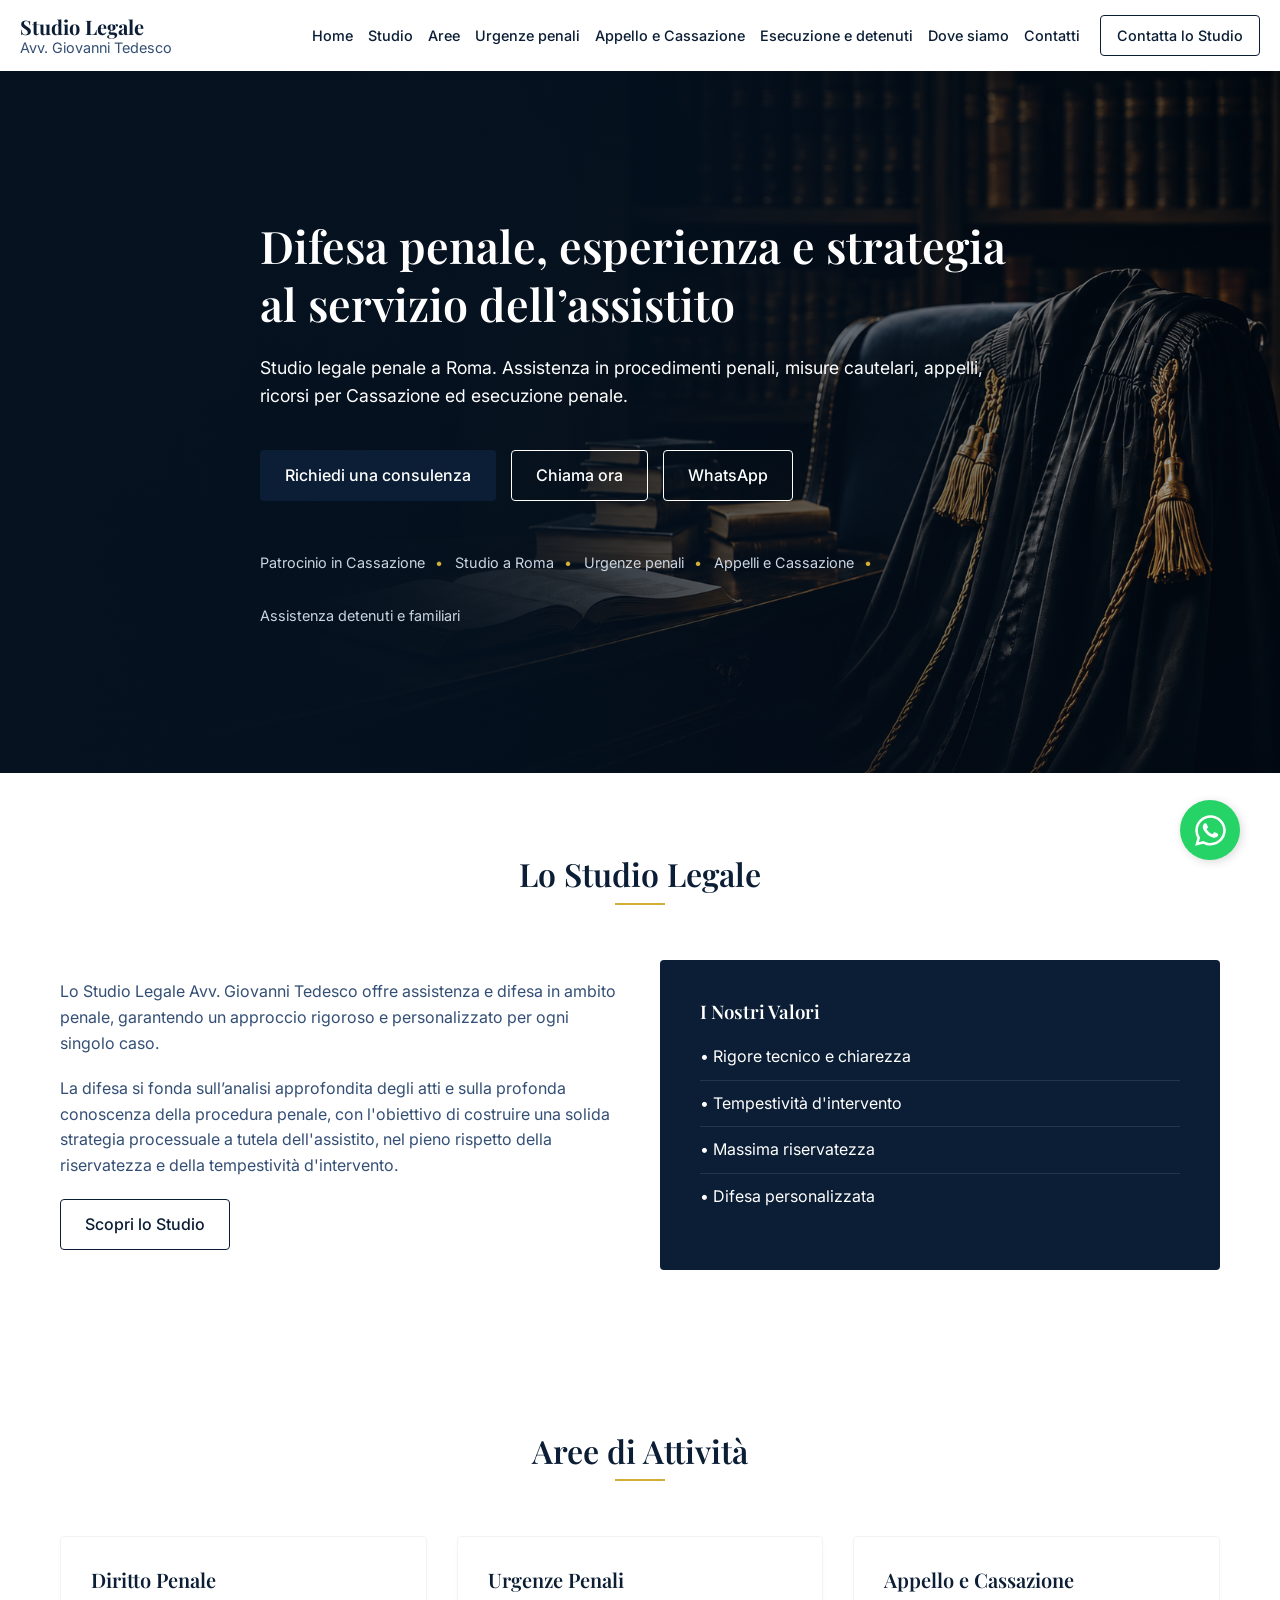
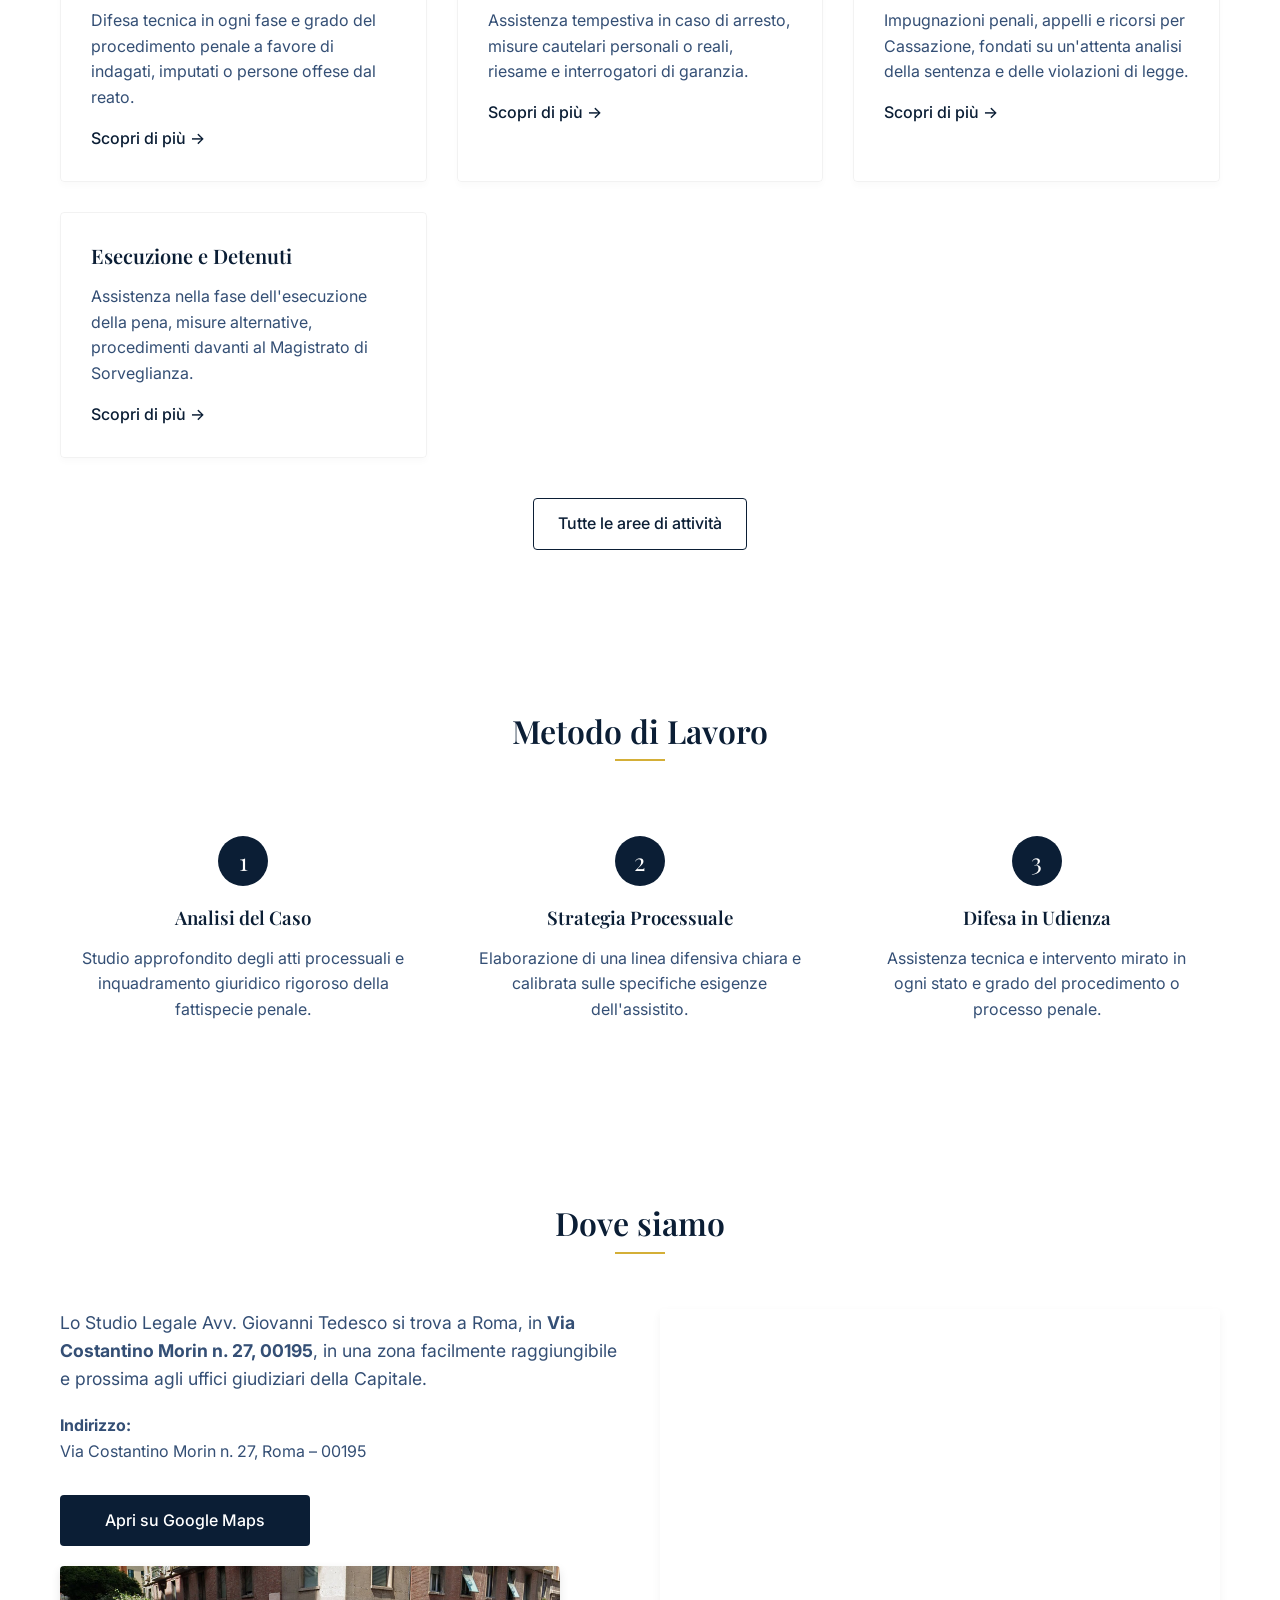
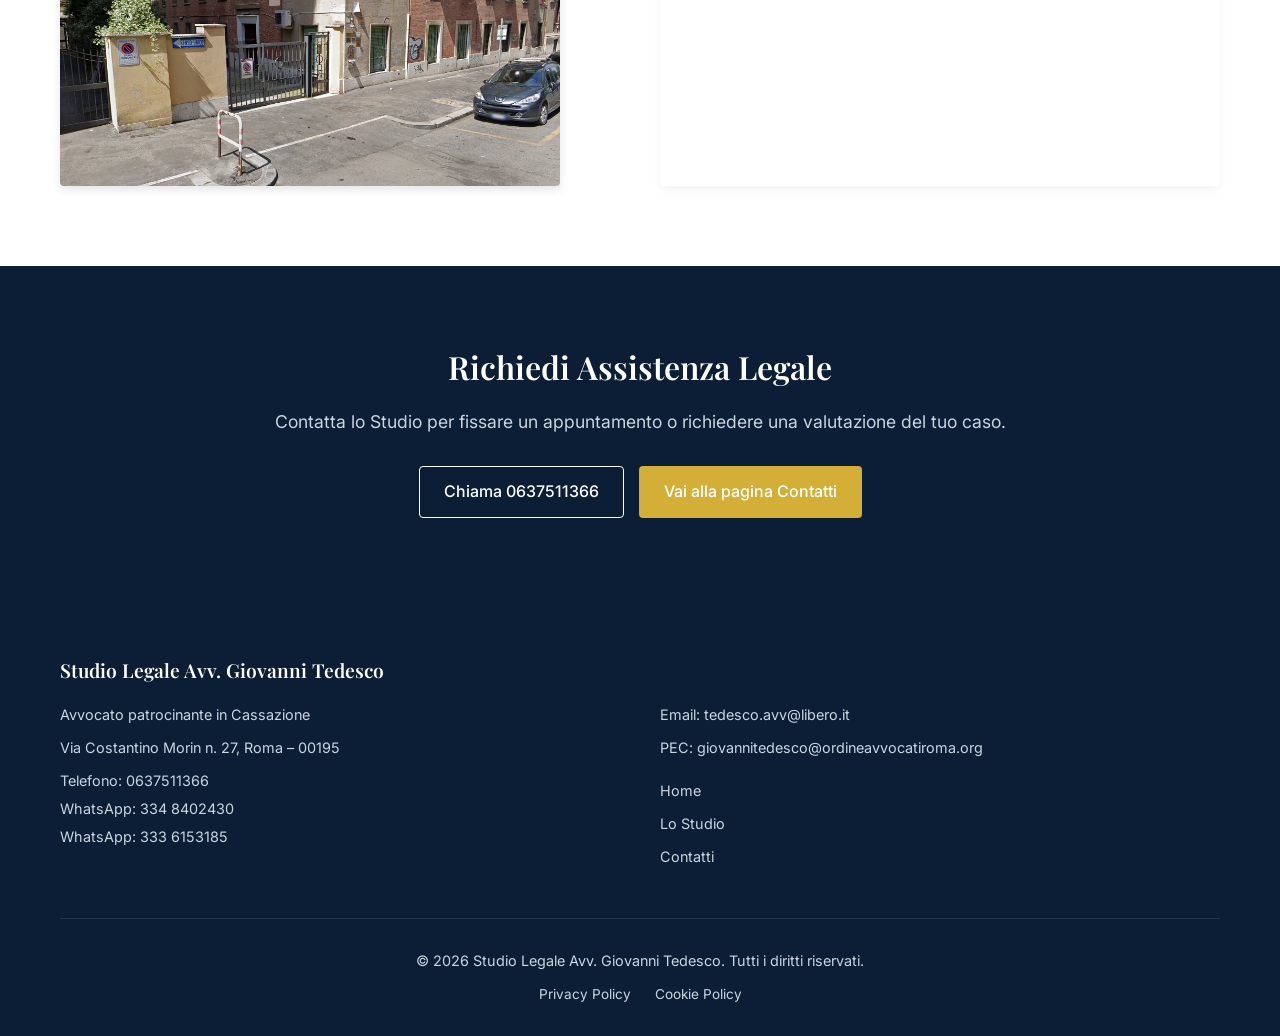
<file: index.html>
<!DOCTYPE html>
<html lang="it">
<head>
    <meta charset="UTF-8">
    <meta name="viewport" content="width=device-width, initial-scale=1.0">
    <meta name="google-site-verification" content="-GHjzJmOS3-nFI-1Ls0ZB3ih_7QPVkySC_QkLJl8aAo" />
    <title>Avvocato Penalista Roma | Studio Legale Avv. Giovanni Tedesco</title>
    <meta name="description" content="Studio legale penale a Roma. Assistenza in procedimenti penali, misure cautelari, appelli, ricorsi per Cassazione, esecuzione penale e urgenze penali.">
    <link rel="preconnect" href="https://fonts.googleapis.com">
    <link rel="preconnect" href="https://fonts.gstatic.com" crossorigin>
    <link href="https://fonts.googleapis.com/css2?family=Inter:wght@400;500;600&family=Playfair+Display:wght@400;600;700&display=swap" rel="stylesheet">
    <link rel="stylesheet" href="style.css">
    <script type="application/ld+json">
    {
      "@context": "https://schema.org",
      "@type": "LegalService",
      "name": "Studio Legale Avv. Giovanni Tedesco",
      "description": "Studio legale penale a Roma. Assistenza in procedimenti penali, misure cautelari, appelli, ricorsi per Cassazione, esecuzione penale e assistenza detenuti.",
      "address": {
        "@type": "PostalAddress",
        "streetAddress": "Via Costantino Morin n. 27",
        "addressLocality": "Roma",
        "postalCode": "00195",
        "addressCountry": "Italia"
      },
      "telephone": "+390637511366",
      "areaServed": "Roma, Lazio, Italia",
      "url": "https://studiolegaleavvgiovannitedesco.netlify.app/"
    }
    </script>
</head>
<body>

    <!-- Header -->
    <header class="header">
        <div class="container header-container">
            <div class="logo">
                <a href="index.html">
                    Studio Legale
                    <span>Avv. Giovanni Tedesco</span>
                </a>
            </div>
            <button class="menu-toggle" aria-label="Menu" aria-expanded="false">☰</button>
            <nav class="nav">
                <ul class="nav-list">
                    <li><a href="index.html" class="nav-link">Home</a></li>
                    <li><a href="studio.html" class="nav-link">Studio</a></li>
                    <li><a href="aree-attivita.html" class="nav-link">Aree</a></li>
                    <li><a href="urgenze-penali.html" class="nav-link">Urgenze penali</a></li>
                    <li><a href="appello-cassazione.html" class="nav-link">Appello e Cassazione</a></li>
                    <li><a href="esecuzione-detenuti.html" class="nav-link">Esecuzione e detenuti</a></li>
                    <li><a href="#dove-siamo" class="nav-link">Dove siamo</a></li>
                    <li><a href="contatti.html" class="nav-link">Contatti</a></li>
                </ul>
                <a href="contatti.html" class="btn btn-outline header-btn">Contatta lo Studio</a>
            </nav>
        </div>
    </header>

    <!-- Hero Section -->
    <section class="hero">
        <div class="container">
            <div class="hero-content">
                <h1>Difesa penale, esperienza e strategia al servizio dell’assistito</h1>
                <p class="hero-subtitle">Studio legale penale a Roma. Assistenza in procedimenti penali, misure cautelari, appelli, ricorsi per Cassazione ed esecuzione penale.</p>
                
                <div class="hero-actions">
                    <a href="contatti.html" class="btn btn-primary">Richiedi una consulenza</a>
                    <a href="tel:+390637511366" class="btn btn-outline" style="color: #fff; border-color: #fff;">Chiama ora</a>
                    <a href="https://wa.me/393348402430" target="_blank" rel="noopener" class="btn btn-outline" style="color: #fff; border-color: #fff;">WhatsApp</a>
                </div>
                
                <div class="hero-trust">
                    <span>Patrocinio in Cassazione</span>
                    <span>Studio a Roma</span>
                    <span>Urgenze penali</span>
                    <span>Appelli e Cassazione</span>
                    <span>Assistenza detenuti e familiari</span>
                </div>
            </div>
        </div>
    </section>

    <!-- Presentazione Studio -->
    <section class="section section-bg">
        <div class="container">
            <div class="section-header">
                <h2 class="section-title">Lo Studio Legale</h2>
            </div>
            <div class="grid-2">
                <div>
                    <p style="margin-bottom: 20px;">Lo Studio Legale Avv. Giovanni Tedesco offre assistenza e difesa in ambito penale, garantendo un approccio rigoroso e personalizzato per ogni singolo caso.</p>
                    <p style="margin-bottom: 20px;">La difesa si fonda sull’analisi approfondita degli atti e sulla profonda conoscenza della procedura penale, con l'obiettivo di costruire una solida strategia processuale a tutela dell'assistito, nel pieno rispetto della riservatezza e della tempestività d'intervento.</p>
                    <a href="studio.html" class="btn btn-outline">Scopri lo Studio</a>
                </div>
                <div style="background-color: var(--color-primary); color: #fff; padding: 40px; border-radius: 4px;">
                    <h3 style="color: #fff; margin-bottom: 20px;">I Nostri Valori</h3>
                    <ul style="list-style: none; padding: 0;">
                        <li style="margin-bottom: 10px; border-bottom: 1px solid rgba(255,255,255,0.1); padding-bottom: 10px;">• Rigore tecnico e chiarezza</li>
                        <li style="margin-bottom: 10px; border-bottom: 1px solid rgba(255,255,255,0.1); padding-bottom: 10px;">• Tempestività d'intervento</li>
                        <li style="margin-bottom: 10px; border-bottom: 1px solid rgba(255,255,255,0.1); padding-bottom: 10px;">• Massima riservatezza</li>
                        <li style="margin-bottom: 10px; padding-bottom: 10px;">• Difesa personalizzata</li>
                    </ul>
                </div>
            </div>
        </div>
    </section>

    <!-- Aree Principali -->
    <section class="section">
        <div class="container">
            <div class="section-header">
                <h2 class="section-title">Aree di Attività</h2>
            </div>
            <div class="grid-3">
                <div class="card">
                    <h3 class="card-title">Diritto Penale</h3>
                    <p>Difesa tecnica in ogni fase e grado del procedimento penale a favore di indagati, imputati o persone offese dal reato.</p>
                    <a href="aree-attivita.html" style="display: inline-block; margin-top: 15px; font-weight: 500;">Scopri di più →</a>
                </div>
                <div class="card">
                    <h3 class="card-title">Urgenze Penali</h3>
                    <p>Assistenza tempestiva in caso di arresto, misure cautelari personali o reali, riesame e interrogatori di garanzia.</p>
                    <a href="urgenze-penali.html" style="display: inline-block; margin-top: 15px; font-weight: 500;">Scopri di più →</a>
                </div>
                <div class="card">
                    <h3 class="card-title">Appello e Cassazione</h3>
                    <p>Impugnazioni penali, appelli e ricorsi per Cassazione, fondati su un'attenta analisi della sentenza e delle violazioni di legge.</p>
                    <a href="appello-cassazione.html" style="display: inline-block; margin-top: 15px; font-weight: 500;">Scopri di più →</a>
                </div>
                <div class="card">
                    <h3 class="card-title">Esecuzione e Detenuti</h3>
                    <p>Assistenza nella fase dell'esecuzione della pena, misure alternative, procedimenti davanti al Magistrato di Sorveglianza.</p>
                    <a href="esecuzione-detenuti.html" style="display: inline-block; margin-top: 15px; font-weight: 500;">Scopri di più →</a>
                </div>
            </div>
            <div style="text-align: center; margin-top: 40px;">
                <a href="aree-attivita.html" class="btn btn-outline">Tutte le aree di attività</a>
            </div>
        </div>
    </section>

    <!-- Metodo di Lavoro -->
    <section class="section section-bg">
        <div class="container">
            <div class="section-header">
                <h2 class="section-title">Metodo di Lavoro</h2>
            </div>
            <div class="grid-3" style="text-align: center;">
                <div style="padding: 20px;">
                    <div style="width: 50px; height: 50px; background-color: var(--color-primary); color: #fff; border-radius: 50%; display: flex; align-items: center; justify-content: center; font-size: 24px; margin: 0 auto 20px; font-family: var(--font-serif);">1</div>
                    <h3 style="margin-bottom: 15px;">Analisi del Caso</h3>
                    <p>Studio approfondito degli atti processuali e inquadramento giuridico rigoroso della fattispecie penale.</p>
                </div>
                <div style="padding: 20px;">
                    <div style="width: 50px; height: 50px; background-color: var(--color-primary); color: #fff; border-radius: 50%; display: flex; align-items: center; justify-content: center; font-size: 24px; margin: 0 auto 20px; font-family: var(--font-serif);">2</div>
                    <h3 style="margin-bottom: 15px;">Strategia Processuale</h3>
                    <p>Elaborazione di una linea difensiva chiara e calibrata sulle specifiche esigenze dell'assistito.</p>
                </div>
                <div style="padding: 20px;">
                    <div style="width: 50px; height: 50px; background-color: var(--color-primary); color: #fff; border-radius: 50%; display: flex; align-items: center; justify-content: center; font-size: 24px; margin: 0 auto 20px; font-family: var(--font-serif);">3</div>
                    <h3 style="margin-bottom: 15px;">Difesa in Udienza</h3>
                    <p>Assistenza tecnica e intervento mirato in ogni stato e grado del procedimento o processo penale.</p>
                </div>
            </div>
        </div>
    </section>

    <!-- Dove Siamo -->
    <section id="dove-siamo" class="section where-section">
        <div class="container">
            <div class="section-header">
                <h2 class="section-title">Dove siamo</h2>
            </div>
            <div class="where-grid">
                <div class="where-content">
                    <p style="margin-bottom: 20px; font-size: 1.1rem;">Lo Studio Legale Avv. Giovanni Tedesco si trova a Roma, in <strong>Via Costantino Morin n. 27, 00195</strong>, in una zona facilmente raggiungibile e prossima agli uffici giudiziari della Capitale.</p>
                    <p style="margin-bottom: 30px;">
                        <strong>Indirizzo:</strong><br>
                        Via Costantino Morin n. 27, Roma – 00195
                    </p>
                    <a href="https://www.google.com/maps/search/?api=1&query=Via+Costantino+Morin+27+Roma+00195" target="_blank" rel="noopener" class="btn btn-primary" style="display: inline-block; max-width: 250px;">Apri su Google Maps</a>
                    
                    <img src="img/entrata-studio.jpg" alt="Ingresso dello Studio Legale Avv. Giovanni Tedesco in Via Costantino Morin n. 27, Roma" class="office-entrance-photo">
                </div>
                <div>
                    <iframe 
                      src="https://www.google.com/maps?q=Via%20Costantino%20Morin%2027%2C%20Roma%2000195&output=embed" 
                      class="map-frame"
                      style="border:0;" 
                      allowfullscreen="" 
                      loading="lazy" 
                      referrerpolicy="no-referrer-when-downgrade">
                    </iframe>
                </div>
            </div>
        </div>
    </section>

    <!-- CTA Finale -->
    <section class="section" style="background-color: var(--color-primary); color: #fff; text-align: center;">
        <div class="container">
            <h2 style="color: #fff; font-size: 2rem; margin-bottom: 20px;">Richiedi Assistenza Legale</h2>
            <p style="margin-bottom: 30px; font-size: 1.1rem; color: #cbd5e1;">Contatta lo Studio per fissare un appuntamento o richiedere una valutazione del tuo caso.</p>
            <div style="display: flex; justify-content: center; gap: 15px; flex-wrap: wrap;">
                <a href="tel:+390637511366" class="btn btn-outline" style="color: #fff; border-color: #fff;">Chiama 0637511366</a>
                <a href="contatti.html" class="btn" style="background-color: var(--color-accent); color: #fff;">Vai alla pagina Contatti</a>
            </div>
        </div>
    </section>

    <!-- Footer -->
    <footer class="footer">
        <div class="container">
            <div class="footer-grid">
                <div>
                    <h3>Studio Legale Avv. Giovanni Tedesco</h3>
                    <p style="margin-bottom: 10px;">Avvocato patrocinante in Cassazione</p>
                    <p style="margin-bottom: 10px;">Via Costantino Morin n. 27, Roma – 00195</p>
                    <p style="margin-bottom: 5px;">Telefono: <a href="tel:+390637511366" style="color: #cbd5e1;">0637511366</a></p>
                    <p style="margin-bottom: 5px;">WhatsApp: <a href="https://wa.me/393348402430" target="_blank" rel="noopener" style="color: #cbd5e1;">334 8402430</a></p>
                    <p style="margin-bottom: 10px;">WhatsApp: <a href="https://wa.me/393336153185" target="_blank" rel="noopener" style="color: #cbd5e1;">333 6153185</a></p>
                </div>
                <div>
                    <h3 style="visibility: hidden;">Recapiti Online</h3>
                    <p style="margin-bottom: 10px;">Email: <a href="mailto:tedesco.avv@libero.it" style="color: #cbd5e1;">tedesco.avv@libero.it</a></p>
                    <p style="margin-bottom: 20px;">PEC: <a href="mailto:giovannitedesco@ordineavvocatiroma.org" style="color: #cbd5e1;">giovannitedesco@ordineavvocatiroma.org</a></p>
                    <ul class="footer-links">
                        <li><a href="index.html">Home</a></li>
                        <li><a href="studio.html">Lo Studio</a></li>
                        <li><a href="contatti.html">Contatti</a></li>
                    </ul>
                </div>
            </div>
            <div class="footer-bottom">
                <p>&copy; 2026 Studio Legale Avv. Giovanni Tedesco. Tutti i diritti riservati.</p>
                <div class="footer-bottom-links">
                    <a href="privacy.html">Privacy Policy</a>
                    <a href="cookie.html">Cookie Policy</a>
                </div>
            </div>
        </div>
    </footer>

    <!-- WhatsApp Floating Button -->
    <a href="https://wa.me/393348402430" class="wa-float" target="_blank" rel="noopener" aria-label="Contattaci su WhatsApp">
        <svg xmlns="http://www.w3.org/2000/svg" viewBox="0 0 448 512"><path d="M380.9 97.1C339 55.1 283.2 32 223.9 32c-122.4 0-222 99.6-222 222 0 39.1 10.2 77.3 29.6 111L0 480l117.7-30.9c32.4 17.7 68.9 27 106.1 27h.1c122.3 0 224.1-99.6 224.1-222 0-59.3-25.2-115-67.1-157.1zm-157 341.6c-33.2 0-65.7-8.9-94-25.7l-6.7-4-69.8 18.3L72 359.2l-4.4-7c-18.5-29.4-28.2-63.3-28.2-98.2 0-101.7 82.8-184.5 184.6-184.5 49.3 0 95.6 19.2 130.4 54.1 34.8 34.9 56.2 81.2 56.1 130.5 0 101.8-84.9 184.6-186.6 184.6zm101.2-138.2c-5.5-2.8-32.8-16.2-37.9-18-5.1-1.9-8.8-2.8-12.5 2.8-3.7 5.6-14.3 18-17.6 21.8-3.2 3.7-6.5 4.2-12 1.4-32.6-16.3-54-29.1-75.5-66-5.7-9.8 5.7-9.1 16.3-30.3 1.8-3.7 .9-6.9-.5-9.7-1.4-2.8-12.5-30.1-17.1-41.2-4.5-10.8-9.1-9.3-12.5-9.5-3.2-.2-6.9-.2-10.6-.2-3.7 0-9.7 1.4-14.8 6.9-5.1 5.6-19.4 19-19.4 46.3 0 27.3 19.9 53.7 22.6 57.4 2.8 3.7 39.1 59.7 94.8 83.8 35.2 15.2 49 16.5 66.6 13.9 10.7-1.6 32.8-13.4 37.4-26.4 4.6-13 4.6-24.1 3.2-26.4-1.3-2.5-5-3.9-10.5-6.6z"/></svg>
    </a>

    <!-- Mobile Bottom Bar -->
    <div class="mobile-bottom-bar">
        <div class="mobile-bottom-grid">
            <a href="tel:+390637511366" class="mobile-bar-btn" style="color: var(--color-primary);">
                <svg xmlns="http://www.w3.org/2000/svg" viewBox="0 0 512 512"><path fill="currentColor" d="M164.9 24.6c-7.7-18.6-28-28.5-47.4-23.2l-88 24C12.1 30.2 0 46 0 64C0 311.4 200.6 512 448 512c18 0 33.8-12.1 38.6-29.5l24-88c5.3-19.4-4.6-39.7-23.2-47.4l-96-40c-16.3-6.8-35.2-2.1-46.3 11.6L304.7 368C234.3 334.7 177.3 277.7 144 207.3L193.3 167c13.7-11.2 18.4-30 11.6-46.3l-40-96z"/></svg>
                Chiama
            </a>
            <a href="https://wa.me/393348402430" target="_blank" rel="noopener" class="mobile-bar-btn" style="color: #25d366;">
                <svg xmlns="http://www.w3.org/2000/svg" viewBox="0 0 448 512"><path fill="currentColor" d="M380.9 97.1C339 55.1 283.2 32 223.9 32c-122.4 0-222 99.6-222 222 0 39.1 10.2 77.3 29.6 111L0 480l117.7-30.9c32.4 17.7 68.9 27 106.1 27h.1c122.3 0 224.1-99.6 224.1-222 0-59.3-25.2-115-67.1-157.1zm-157 341.6c-33.2 0-65.7-8.9-94-25.7l-6.7-4-69.8 18.3L72 359.2l-4.4-7c-18.5-29.4-28.2-63.3-28.2-98.2 0-101.7 82.8-184.5 184.6-184.5 49.3 0 95.6 19.2 130.4 54.1 34.8 34.9 56.2 81.2 56.1 130.5 0 101.8-84.9 184.6-186.6 184.6zm101.2-138.2c-5.5-2.8-32.8-16.2-37.9-18-5.1-1.9-8.8-2.8-12.5 2.8-3.7 5.6-14.3 18-17.6 21.8-3.2 3.7-6.5 4.2-12 1.4-32.6-16.3-54-29.1-75.5-66-5.7-9.8 5.7-9.1 16.3-30.3 1.8-3.7 .9-6.9-.5-9.7-1.4-2.8-12.5-30.1-17.1-41.2-4.5-10.8-9.1-9.3-12.5-9.5-3.2-.2-6.9-.2-10.6-.2-3.7 0-9.7 1.4-14.8 6.9-5.1 5.6-19.4 19-19.4 46.3 0 27.3 19.9 53.7 22.6 57.4 2.8 3.7 39.1 59.7 94.8 83.8 35.2 15.2 49 16.5 66.6 13.9 10.7-1.6 32.8-13.4 37.4-26.4 4.6-13 4.6-24.1 3.2-26.4-1.3-2.5-5-3.9-10.5-6.6z"/></svg>
                WA 334
            </a>
            <a href="https://wa.me/393336153185" target="_blank" rel="noopener" class="mobile-bar-btn" style="color: #25d366;">
                <svg xmlns="http://www.w3.org/2000/svg" viewBox="0 0 448 512"><path fill="currentColor" d="M380.9 97.1C339 55.1 283.2 32 223.9 32c-122.4 0-222 99.6-222 222 0 39.1 10.2 77.3 29.6 111L0 480l117.7-30.9c32.4 17.7 68.9 27 106.1 27h.1c122.3 0 224.1-99.6 224.1-222 0-59.3-25.2-115-67.1-157.1zm-157 341.6c-33.2 0-65.7-8.9-94-25.7l-6.7-4-69.8 18.3L72 359.2l-4.4-7c-18.5-29.4-28.2-63.3-28.2-98.2 0-101.7 82.8-184.5 184.6-184.5 49.3 0 95.6 19.2 130.4 54.1 34.8 34.9 56.2 81.2 56.1 130.5 0 101.8-84.9 184.6-186.6 184.6zm101.2-138.2c-5.5-2.8-32.8-16.2-37.9-18-5.1-1.9-8.8-2.8-12.5 2.8-3.7 5.6-14.3 18-17.6 21.8-3.2 3.7-6.5 4.2-12 1.4-32.6-16.3-54-29.1-75.5-66-5.7-9.8 5.7-9.1 16.3-30.3 1.8-3.7 .9-6.9-.5-9.7-1.4-2.8-12.5-30.1-17.1-41.2-4.5-10.8-9.1-9.3-12.5-9.5-3.2-.2-6.9-.2-10.6-.2-3.7 0-9.7 1.4-14.8 6.9-5.1 5.6-19.4 19-19.4 46.3 0 27.3 19.9 53.7 22.6 57.4 2.8 3.7 39.1 59.7 94.8 83.8 35.2 15.2 49 16.5 66.6 13.9 10.7-1.6 32.8-13.4 37.4-26.4 4.6-13 4.6-24.1 3.2-26.4-1.3-2.5-5-3.9-10.5-6.6z"/></svg>
                WA 333
            </a>
        </div>
    </div>

    <script src="main.js"></script>
</body>
</html>
</file>
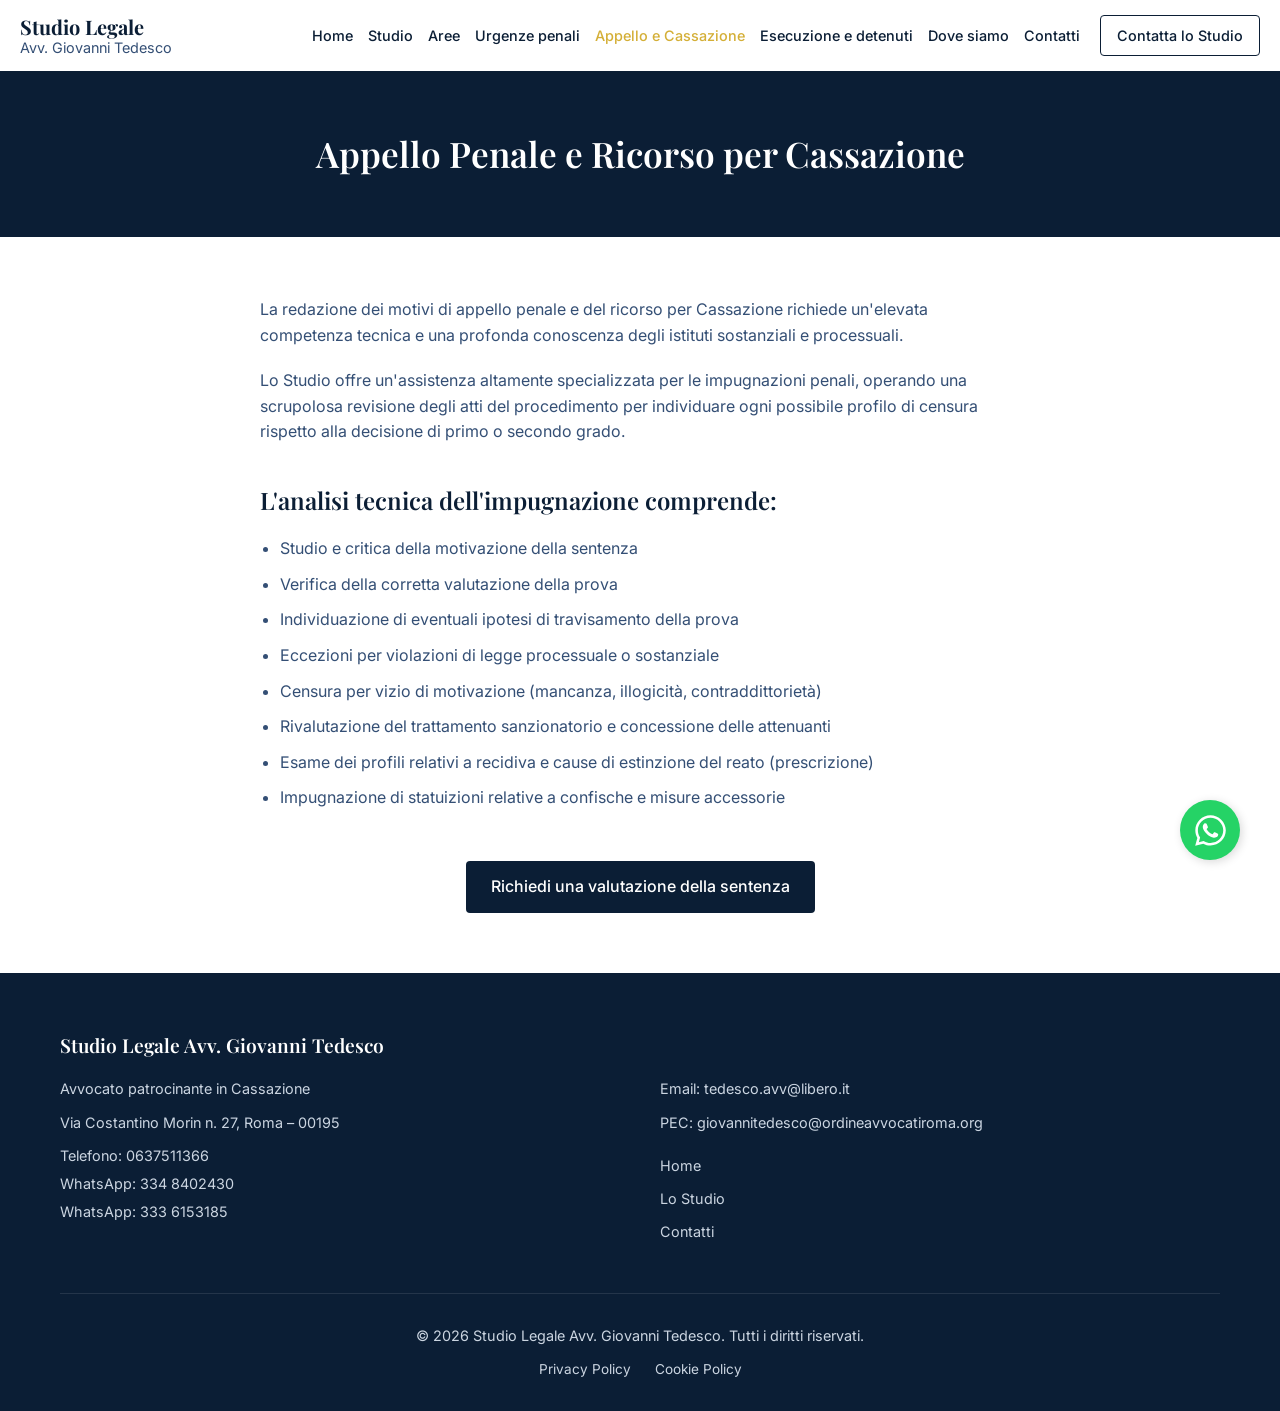
<file: appello-cassazione.html>
<!DOCTYPE html>
<html lang="it">
<head>
    <meta charset="UTF-8">
    <meta name="viewport" content="width=device-width, initial-scale=1.0">
    <title>Appello e Cassazione | Studio Legale Avv. Giovanni Tedesco Roma</title>
    <meta name="description" content="Appello penale e ricorso per Cassazione a Roma. Assistenza tecnica qualificata dello Studio Legale Avv. Giovanni Tedesco.">
    <link rel="preconnect" href="https://fonts.googleapis.com">
    <link rel="preconnect" href="https://fonts.gstatic.com" crossorigin>
    <link href="https://fonts.googleapis.com/css2?family=Inter:wght@400;500;600&family=Playfair+Display:wght@400;600;700&display=swap" rel="stylesheet">
    <link rel="stylesheet" href="style.css">
</head>
<body>

    <!-- Header -->
    <header class="header">
        <div class="container header-container">
            <div class="logo">
                <a href="index.html">
                    Studio Legale
                    <span>Avv. Giovanni Tedesco</span>
                </a>
            </div>
            <button class="menu-toggle" aria-label="Menu" aria-expanded="false">☰</button>
            <nav class="nav">
                <ul class="nav-list">
                    <li><a href="index.html" class="nav-link">Home</a></li>
                    <li><a href="studio.html" class="nav-link">Studio</a></li>
                    <li><a href="aree-attivita.html" class="nav-link">Aree</a></li>
                    <li><a href="urgenze-penali.html" class="nav-link">Urgenze penali</a></li>
                    <li><a href="appello-cassazione.html" class="nav-link" style="color: var(--color-accent);">Appello e Cassazione</a></li>
                    <li><a href="esecuzione-detenuti.html" class="nav-link">Esecuzione e detenuti</a></li>
                    <li><a href="contatti.html#dove-siamo" class="nav-link">Dove siamo</a></li>
                    <li><a href="contatti.html" class="nav-link">Contatti</a></li>
                </ul>
                <a href="contatti.html" class="btn btn-outline header-btn">Contatta lo Studio</a>
            </nav>
        </div>
    </header>

    <!-- Page Header -->
    <div class="page-header">
        <div class="container">
            <h1 class="page-title">Appello Penale e Ricorso per Cassazione</h1>
        </div>
    </div>

    <!-- Page Content -->
    <div class="page-content section-bg">
        <div class="container" style="max-width: 800px;">
            <p>La redazione dei motivi di appello penale e del ricorso per Cassazione richiede un'elevata competenza tecnica e una profonda conoscenza degli istituti sostanziali e processuali.</p>
            
            <p>Lo Studio offre un'assistenza altamente specializzata per le impugnazioni penali, operando una scrupolosa revisione degli atti del procedimento per individuare ogni possibile profilo di censura rispetto alla decisione di primo o secondo grado.</p>
            
            <h2 style="margin-top: 40px; margin-bottom: 20px;">L'analisi tecnica dell'impugnazione comprende:</h2>
            <ul>
                <li>Studio e critica della motivazione della sentenza</li>
                <li>Verifica della corretta valutazione della prova</li>
                <li>Individuazione di eventuali ipotesi di travisamento della prova</li>
                <li>Eccezioni per violazioni di legge processuale o sostanziale</li>
                <li>Censura per vizio di motivazione (mancanza, illogicità, contraddittorietà)</li>
                <li>Rivalutazione del trattamento sanzionatorio e concessione delle attenuanti</li>
                <li>Esame dei profili relativi a recidiva e cause di estinzione del reato (prescrizione)</li>
                <li>Impugnazione di statuizioni relative a confische e misure accessorie</li>
            </ul>

            <div style="margin-top: 50px; text-align: center;">
                <a href="contatti.html" class="btn btn-primary">Richiedi una valutazione della sentenza</a>
            </div>
        </div>
    </div>

    <!-- Footer -->
    <footer class="footer">
        <div class="container">
            <div class="footer-grid">
                <div>
                    <h3>Studio Legale Avv. Giovanni Tedesco</h3>
                    <p style="margin-bottom: 10px;">Avvocato patrocinante in Cassazione</p>
                    <p style="margin-bottom: 10px;">Via Costantino Morin n. 27, Roma – 00195</p>
                    <p style="margin-bottom: 5px;">Telefono: <a href="tel:+390637511366" style="color: #cbd5e1;">0637511366</a></p>
                    <p style="margin-bottom: 5px;">WhatsApp: <a href="https://wa.me/393348402430" target="_blank" rel="noopener" style="color: #cbd5e1;">334 8402430</a></p>
                    <p style="margin-bottom: 10px;">WhatsApp: <a href="https://wa.me/393336153185" target="_blank" rel="noopener" style="color: #cbd5e1;">333 6153185</a></p>
                </div>
                <div>
                    <h3 style="visibility: hidden;">Recapiti Online</h3>
                    <p style="margin-bottom: 10px;">Email: <a href="mailto:tedesco.avv@libero.it" style="color: #cbd5e1;">tedesco.avv@libero.it</a></p>
                    <p style="margin-bottom: 20px;">PEC: <a href="mailto:giovannitedesco@ordineavvocatiroma.org" style="color: #cbd5e1;">giovannitedesco@ordineavvocatiroma.org</a></p>
                    <ul class="footer-links">
                        <li><a href="index.html">Home</a></li>
                        <li><a href="studio.html">Lo Studio</a></li>
                        <li><a href="contatti.html">Contatti</a></li>
                    </ul>
                </div>
            </div>
            <div class="footer-bottom">
                <p>&copy; 2026 Studio Legale Avv. Giovanni Tedesco. Tutti i diritti riservati.</p>
                <div class="footer-bottom-links">
                    <a href="privacy.html">Privacy Policy</a>
                    <a href="cookie.html">Cookie Policy</a>
                </div>
            </div>
        </div>
    </footer>

    <!-- WhatsApp Floating Button -->
    <a href="https://wa.me/393348402430" class="wa-float" target="_blank" rel="noopener" aria-label="Contattaci su WhatsApp">
        <svg xmlns="http://www.w3.org/2000/svg" viewBox="0 0 448 512"><path d="M380.9 97.1C339 55.1 283.2 32 223.9 32c-122.4 0-222 99.6-222 222 0 39.1 10.2 77.3 29.6 111L0 480l117.7-30.9c32.4 17.7 68.9 27 106.1 27h.1c122.3 0 224.1-99.6 224.1-222 0-59.3-25.2-115-67.1-157.1zm-157 341.6c-33.2 0-65.7-8.9-94-25.7l-6.7-4-69.8 18.3L72 359.2l-4.4-7c-18.5-29.4-28.2-63.3-28.2-98.2 0-101.7 82.8-184.5 184.6-184.5 49.3 0 95.6 19.2 130.4 54.1 34.8 34.9 56.2 81.2 56.1 130.5 0 101.8-84.9 184.6-186.6 184.6zm101.2-138.2c-5.5-2.8-32.8-16.2-37.9-18-5.1-1.9-8.8-2.8-12.5 2.8-3.7 5.6-14.3 18-17.6 21.8-3.2 3.7-6.5 4.2-12 1.4-32.6-16.3-54-29.1-75.5-66-5.7-9.8 5.7-9.1 16.3-30.3 1.8-3.7 .9-6.9-.5-9.7-1.4-2.8-12.5-30.1-17.1-41.2-4.5-10.8-9.1-9.3-12.5-9.5-3.2-.2-6.9-.2-10.6-.2-3.7 0-9.7 1.4-14.8 6.9-5.1 5.6-19.4 19-19.4 46.3 0 27.3 19.9 53.7 22.6 57.4 2.8 3.7 39.1 59.7 94.8 83.8 35.2 15.2 49 16.5 66.6 13.9 10.7-1.6 32.8-13.4 37.4-26.4 4.6-13 4.6-24.1 3.2-26.4-1.3-2.5-5-3.9-10.5-6.6z"/></svg>
    </a>

    <!-- Mobile Bottom Bar -->
    <div class="mobile-bottom-bar">
        <div class="mobile-bottom-grid">
            <a href="tel:+390637511366" class="mobile-bar-btn" style="color: var(--color-primary);">
                <svg xmlns="http://www.w3.org/2000/svg" viewBox="0 0 512 512"><path fill="currentColor" d="M164.9 24.6c-7.7-18.6-28-28.5-47.4-23.2l-88 24C12.1 30.2 0 46 0 64C0 311.4 200.6 512 448 512c18 0 33.8-12.1 38.6-29.5l24-88c5.3-19.4-4.6-39.7-23.2-47.4l-96-40c-16.3-6.8-35.2-2.1-46.3 11.6L304.7 368C234.3 334.7 177.3 277.7 144 207.3L193.3 167c13.7-11.2 18.4-30 11.6-46.3l-40-96z"/></svg>
                Chiama
            </a>
            <a href="https://wa.me/393348402430" target="_blank" rel="noopener" class="mobile-bar-btn" style="color: #25d366;">
                <svg xmlns="http://www.w3.org/2000/svg" viewBox="0 0 448 512"><path fill="currentColor" d="M380.9 97.1C339 55.1 283.2 32 223.9 32c-122.4 0-222 99.6-222 222 0 39.1 10.2 77.3 29.6 111L0 480l117.7-30.9c32.4 17.7 68.9 27 106.1 27h.1c122.3 0 224.1-99.6 224.1-222 0-59.3-25.2-115-67.1-157.1zm-157 341.6c-33.2 0-65.7-8.9-94-25.7l-6.7-4-69.8 18.3L72 359.2l-4.4-7c-18.5-29.4-28.2-63.3-28.2-98.2 0-101.7 82.8-184.5 184.6-184.5 49.3 0 95.6 19.2 130.4 54.1 34.8 34.9 56.2 81.2 56.1 130.5 0 101.8-84.9 184.6-186.6 184.6zm101.2-138.2c-5.5-2.8-32.8-16.2-37.9-18-5.1-1.9-8.8-2.8-12.5 2.8-3.7 5.6-14.3 18-17.6 21.8-3.2 3.7-6.5 4.2-12 1.4-32.6-16.3-54-29.1-75.5-66-5.7-9.8 5.7-9.1 16.3-30.3 1.8-3.7 .9-6.9-.5-9.7-1.4-2.8-12.5-30.1-17.1-41.2-4.5-10.8-9.1-9.3-12.5-9.5-3.2-.2-6.9-.2-10.6-.2-3.7 0-9.7 1.4-14.8 6.9-5.1 5.6-19.4 19-19.4 46.3 0 27.3 19.9 53.7 22.6 57.4 2.8 3.7 39.1 59.7 94.8 83.8 35.2 15.2 49 16.5 66.6 13.9 10.7-1.6 32.8-13.4 37.4-26.4 4.6-13 4.6-24.1 3.2-26.4-1.3-2.5-5-3.9-10.5-6.6z"/></svg>
                WA 334
            </a>
            <a href="https://wa.me/393336153185" target="_blank" rel="noopener" class="mobile-bar-btn" style="color: #25d366;">
                <svg xmlns="http://www.w3.org/2000/svg" viewBox="0 0 448 512"><path fill="currentColor" d="M380.9 97.1C339 55.1 283.2 32 223.9 32c-122.4 0-222 99.6-222 222 0 39.1 10.2 77.3 29.6 111L0 480l117.7-30.9c32.4 17.7 68.9 27 106.1 27h.1c122.3 0 224.1-99.6 224.1-222 0-59.3-25.2-115-67.1-157.1zm-157 341.6c-33.2 0-65.7-8.9-94-25.7l-6.7-4-69.8 18.3L72 359.2l-4.4-7c-18.5-29.4-28.2-63.3-28.2-98.2 0-101.7 82.8-184.5 184.6-184.5 49.3 0 95.6 19.2 130.4 54.1 34.8 34.9 56.2 81.2 56.1 130.5 0 101.8-84.9 184.6-186.6 184.6zm101.2-138.2c-5.5-2.8-32.8-16.2-37.9-18-5.1-1.9-8.8-2.8-12.5 2.8-3.7 5.6-14.3 18-17.6 21.8-3.2 3.7-6.5 4.2-12 1.4-32.6-16.3-54-29.1-75.5-66-5.7-9.8 5.7-9.1 16.3-30.3 1.8-3.7 .9-6.9-.5-9.7-1.4-2.8-12.5-30.1-17.1-41.2-4.5-10.8-9.1-9.3-12.5-9.5-3.2-.2-6.9-.2-10.6-.2-3.7 0-9.7 1.4-14.8 6.9-5.1 5.6-19.4 19-19.4 46.3 0 27.3 19.9 53.7 22.6 57.4 2.8 3.7 39.1 59.7 94.8 83.8 35.2 15.2 49 16.5 66.6 13.9 10.7-1.6 32.8-13.4 37.4-26.4 4.6-13 4.6-24.1 3.2-26.4-1.3-2.5-5-3.9-10.5-6.6z"/></svg>
                WA 333
            </a>
        </div>
    </div>

    <script src="main.js"></script>
</body>
</html>
</file>
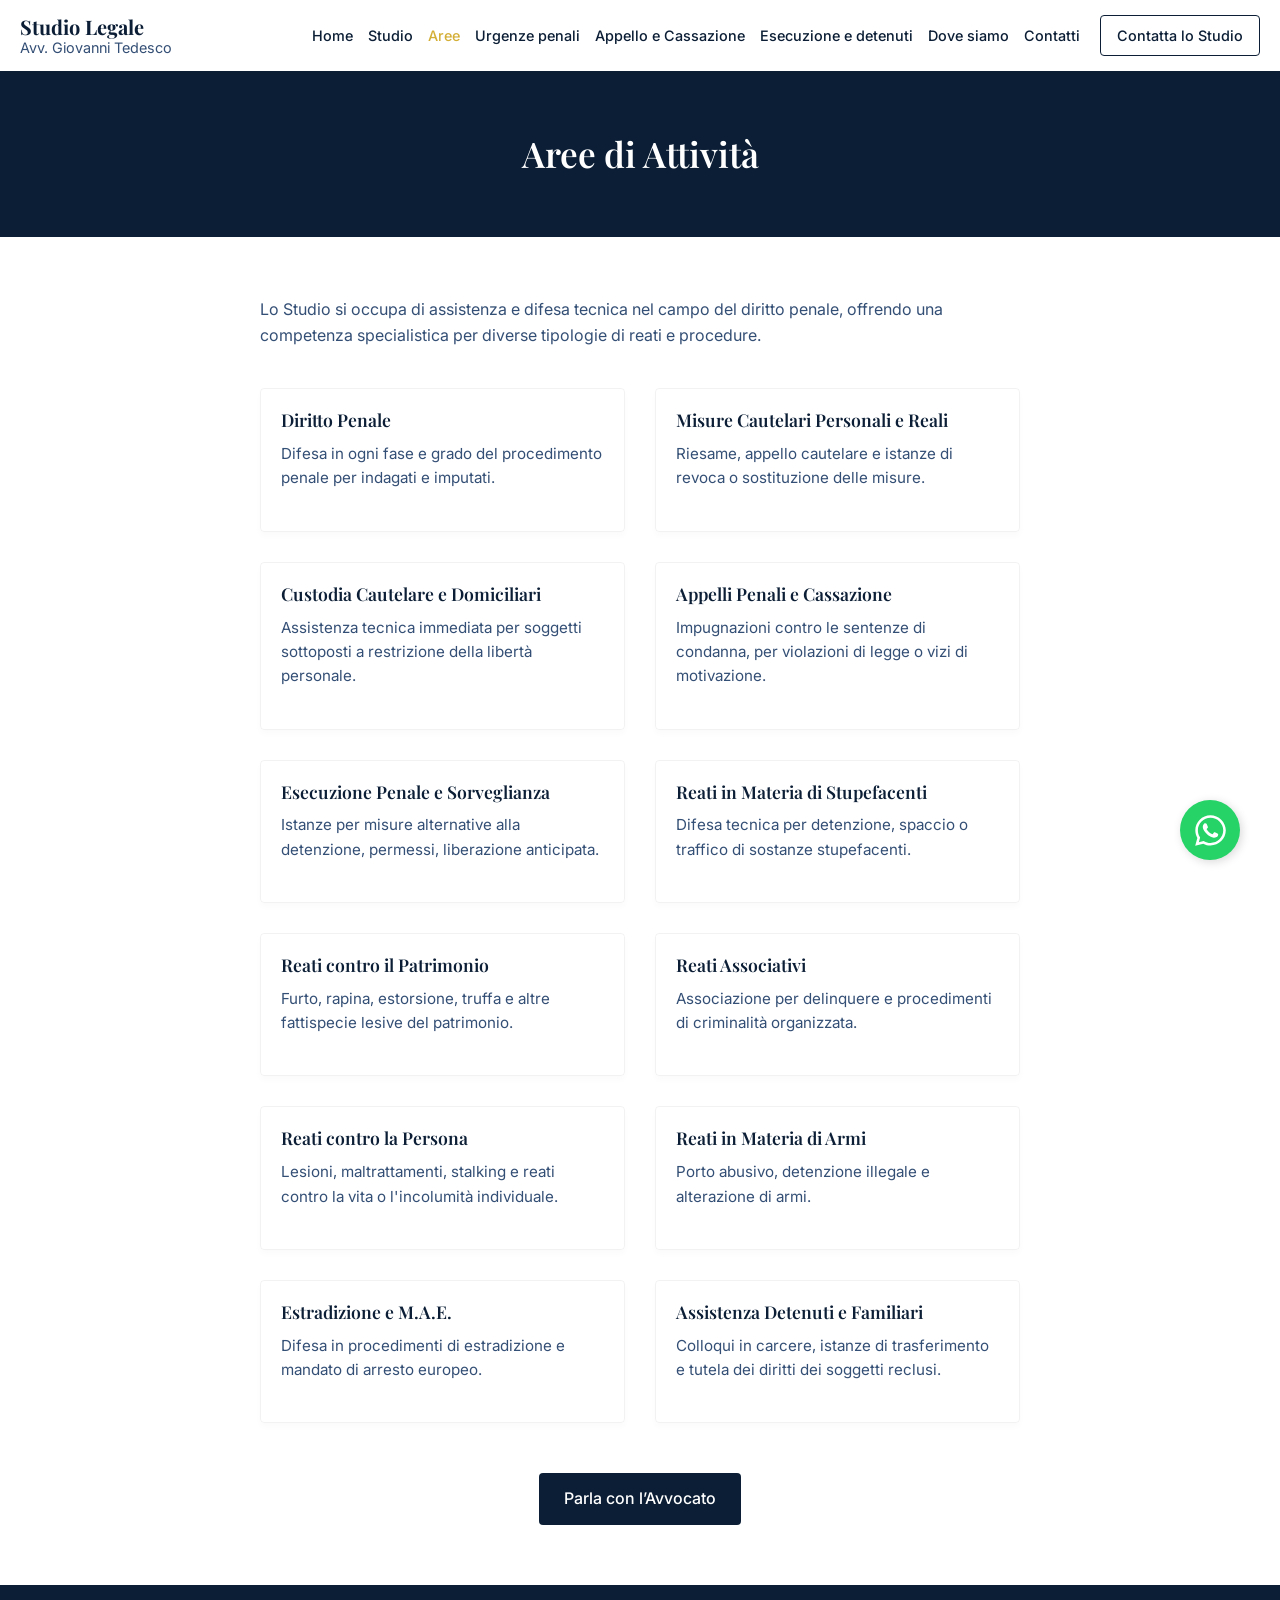
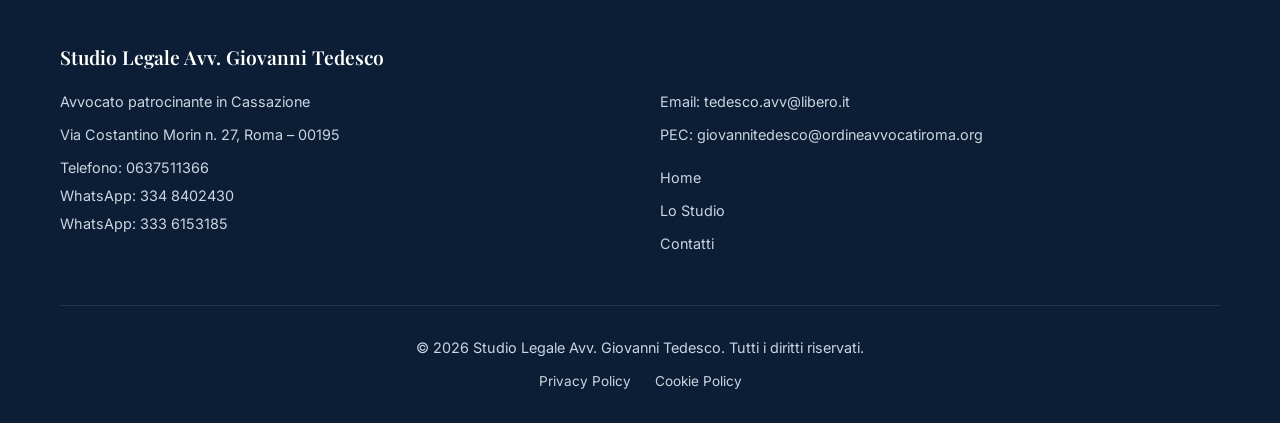
<file: aree-attivita.html>
<!DOCTYPE html>
<html lang="it">
<head>
    <meta charset="UTF-8">
    <meta name="viewport" content="width=device-width, initial-scale=1.0">
    <title>Aree di Attività | Studio Legale Avv. Giovanni Tedesco Roma</title>
    <meta name="description" content="Aree di attività dello Studio Legale Avv. Giovanni Tedesco: diritto penale, misure cautelari, appelli, ricorsi per Cassazione, esecuzione penale e assistenza detenuti.">
    <link rel="preconnect" href="https://fonts.googleapis.com">
    <link rel="preconnect" href="https://fonts.gstatic.com" crossorigin>
    <link href="https://fonts.googleapis.com/css2?family=Inter:wght@400;500;600&family=Playfair+Display:wght@400;600;700&display=swap" rel="stylesheet">
    <link rel="stylesheet" href="style.css">
</head>
<body>

    <!-- Header -->
    <header class="header">
        <div class="container header-container">
            <div class="logo">
                <a href="index.html">
                    Studio Legale
                    <span>Avv. Giovanni Tedesco</span>
                </a>
            </div>
            <button class="menu-toggle" aria-label="Menu" aria-expanded="false">☰</button>
            <nav class="nav">
                <ul class="nav-list">
                    <li><a href="index.html" class="nav-link">Home</a></li>
                    <li><a href="studio.html" class="nav-link">Studio</a></li>
                    <li><a href="aree-attivita.html" class="nav-link" style="color: var(--color-accent);">Aree</a></li>
                    <li><a href="urgenze-penali.html" class="nav-link">Urgenze penali</a></li>
                    <li><a href="appello-cassazione.html" class="nav-link">Appello e Cassazione</a></li>
                    <li><a href="esecuzione-detenuti.html" class="nav-link">Esecuzione e detenuti</a></li>
                    <li><a href="contatti.html#dove-siamo" class="nav-link">Dove siamo</a></li>
                    <li><a href="contatti.html" class="nav-link">Contatti</a></li>
                </ul>
                <a href="contatti.html" class="btn btn-outline header-btn">Contatta lo Studio</a>
            </nav>
        </div>
    </header>

    <!-- Page Header -->
    <div class="page-header">
        <div class="container">
            <h1 class="page-title">Aree di Attività</h1>
        </div>
    </div>

    <!-- Page Content -->
    <div class="page-content section-bg">
        <div class="container" style="max-width: 800px;">
            <p>Lo Studio si occupa di assistenza e difesa tecnica nel campo del diritto penale, offrendo una competenza specialistica per diverse tipologie di reati e procedure.</p>
            
            <div class="grid-2" style="margin-top: 40px; gap: 30px;">
                <div class="card" style="padding: 20px;">
                    <h3 style="font-size: 1.1rem; margin-bottom: 10px;">Diritto Penale</h3>
                    <p style="font-size: 0.95rem;">Difesa in ogni fase e grado del procedimento penale per indagati e imputati.</p>
                </div>
                <div class="card" style="padding: 20px;">
                    <h3 style="font-size: 1.1rem; margin-bottom: 10px;">Misure Cautelari Personali e Reali</h3>
                    <p style="font-size: 0.95rem;">Riesame, appello cautelare e istanze di revoca o sostituzione delle misure.</p>
                </div>
                <div class="card" style="padding: 20px;">
                    <h3 style="font-size: 1.1rem; margin-bottom: 10px;">Custodia Cautelare e Domiciliari</h3>
                    <p style="font-size: 0.95rem;">Assistenza tecnica immediata per soggetti sottoposti a restrizione della libertà personale.</p>
                </div>
                <div class="card" style="padding: 20px;">
                    <h3 style="font-size: 1.1rem; margin-bottom: 10px;">Appelli Penali e Cassazione</h3>
                    <p style="font-size: 0.95rem;">Impugnazioni contro le sentenze di condanna, per violazioni di legge o vizi di motivazione.</p>
                </div>
                <div class="card" style="padding: 20px;">
                    <h3 style="font-size: 1.1rem; margin-bottom: 10px;">Esecuzione Penale e Sorveglianza</h3>
                    <p style="font-size: 0.95rem;">Istanze per misure alternative alla detenzione, permessi, liberazione anticipata.</p>
                </div>
                <div class="card" style="padding: 20px;">
                    <h3 style="font-size: 1.1rem; margin-bottom: 10px;">Reati in Materia di Stupefacenti</h3>
                    <p style="font-size: 0.95rem;">Difesa tecnica per detenzione, spaccio o traffico di sostanze stupefacenti.</p>
                </div>
                <div class="card" style="padding: 20px;">
                    <h3 style="font-size: 1.1rem; margin-bottom: 10px;">Reati contro il Patrimonio</h3>
                    <p style="font-size: 0.95rem;">Furto, rapina, estorsione, truffa e altre fattispecie lesive del patrimonio.</p>
                </div>
                <div class="card" style="padding: 20px;">
                    <h3 style="font-size: 1.1rem; margin-bottom: 10px;">Reati Associativi</h3>
                    <p style="font-size: 0.95rem;">Associazione per delinquere e procedimenti di criminalità organizzata.</p>
                </div>
                <div class="card" style="padding: 20px;">
                    <h3 style="font-size: 1.1rem; margin-bottom: 10px;">Reati contro la Persona</h3>
                    <p style="font-size: 0.95rem;">Lesioni, maltrattamenti, stalking e reati contro la vita o l'incolumità individuale.</p>
                </div>
                <div class="card" style="padding: 20px;">
                    <h3 style="font-size: 1.1rem; margin-bottom: 10px;">Reati in Materia di Armi</h3>
                    <p style="font-size: 0.95rem;">Porto abusivo, detenzione illegale e alterazione di armi.</p>
                </div>
                <div class="card" style="padding: 20px;">
                    <h3 style="font-size: 1.1rem; margin-bottom: 10px;">Estradizione e M.A.E.</h3>
                    <p style="font-size: 0.95rem;">Difesa in procedimenti di estradizione e mandato di arresto europeo.</p>
                </div>
                <div class="card" style="padding: 20px;">
                    <h3 style="font-size: 1.1rem; margin-bottom: 10px;">Assistenza Detenuti e Familiari</h3>
                    <p style="font-size: 0.95rem;">Colloqui in carcere, istanze di trasferimento e tutela dei diritti dei soggetti reclusi.</p>
                </div>
            </div>

            <div style="margin-top: 50px; text-align: center;">
                <a href="contatti.html" class="btn btn-primary">Parla con l’Avvocato</a>
            </div>
        </div>
    </div>

    <!-- Footer -->
    <footer class="footer">
        <div class="container">
            <div class="footer-grid">
                <div>
                    <h3>Studio Legale Avv. Giovanni Tedesco</h3>
                    <p style="margin-bottom: 10px;">Avvocato patrocinante in Cassazione</p>
                    <p style="margin-bottom: 10px;">Via Costantino Morin n. 27, Roma – 00195</p>
                    <p style="margin-bottom: 5px;">Telefono: <a href="tel:+390637511366" style="color: #cbd5e1;">0637511366</a></p>
                    <p style="margin-bottom: 5px;">WhatsApp: <a href="https://wa.me/393348402430" target="_blank" rel="noopener" style="color: #cbd5e1;">334 8402430</a></p>
                    <p style="margin-bottom: 10px;">WhatsApp: <a href="https://wa.me/393336153185" target="_blank" rel="noopener" style="color: #cbd5e1;">333 6153185</a></p>
                </div>
                <div>
                    <h3 style="visibility: hidden;">Recapiti Online</h3>
                    <p style="margin-bottom: 10px;">Email: <a href="mailto:tedesco.avv@libero.it" style="color: #cbd5e1;">tedesco.avv@libero.it</a></p>
                    <p style="margin-bottom: 20px;">PEC: <a href="mailto:giovannitedesco@ordineavvocatiroma.org" style="color: #cbd5e1;">giovannitedesco@ordineavvocatiroma.org</a></p>
                    <ul class="footer-links">
                        <li><a href="index.html">Home</a></li>
                        <li><a href="studio.html">Lo Studio</a></li>
                        <li><a href="contatti.html">Contatti</a></li>
                    </ul>
                </div>
            </div>
            <div class="footer-bottom">
                <p>&copy; 2026 Studio Legale Avv. Giovanni Tedesco. Tutti i diritti riservati.</p>
                <div class="footer-bottom-links">
                    <a href="privacy.html">Privacy Policy</a>
                    <a href="cookie.html">Cookie Policy</a>
                </div>
            </div>
        </div>
    </footer>

    <!-- WhatsApp Floating Button -->
    <a href="https://wa.me/393348402430" class="wa-float" target="_blank" rel="noopener" aria-label="Contattaci su WhatsApp">
        <svg xmlns="http://www.w3.org/2000/svg" viewBox="0 0 448 512"><path d="M380.9 97.1C339 55.1 283.2 32 223.9 32c-122.4 0-222 99.6-222 222 0 39.1 10.2 77.3 29.6 111L0 480l117.7-30.9c32.4 17.7 68.9 27 106.1 27h.1c122.3 0 224.1-99.6 224.1-222 0-59.3-25.2-115-67.1-157.1zm-157 341.6c-33.2 0-65.7-8.9-94-25.7l-6.7-4-69.8 18.3L72 359.2l-4.4-7c-18.5-29.4-28.2-63.3-28.2-98.2 0-101.7 82.8-184.5 184.6-184.5 49.3 0 95.6 19.2 130.4 54.1 34.8 34.9 56.2 81.2 56.1 130.5 0 101.8-84.9 184.6-186.6 184.6zm101.2-138.2c-5.5-2.8-32.8-16.2-37.9-18-5.1-1.9-8.8-2.8-12.5 2.8-3.7 5.6-14.3 18-17.6 21.8-3.2 3.7-6.5 4.2-12 1.4-32.6-16.3-54-29.1-75.5-66-5.7-9.8 5.7-9.1 16.3-30.3 1.8-3.7 .9-6.9-.5-9.7-1.4-2.8-12.5-30.1-17.1-41.2-4.5-10.8-9.1-9.3-12.5-9.5-3.2-.2-6.9-.2-10.6-.2-3.7 0-9.7 1.4-14.8 6.9-5.1 5.6-19.4 19-19.4 46.3 0 27.3 19.9 53.7 22.6 57.4 2.8 3.7 39.1 59.7 94.8 83.8 35.2 15.2 49 16.5 66.6 13.9 10.7-1.6 32.8-13.4 37.4-26.4 4.6-13 4.6-24.1 3.2-26.4-1.3-2.5-5-3.9-10.5-6.6z"/></svg>
    </a>

    <!-- Mobile Bottom Bar -->
    <div class="mobile-bottom-bar">
        <div class="mobile-bottom-grid">
            <a href="tel:+390637511366" class="mobile-bar-btn" style="color: var(--color-primary);">
                <svg xmlns="http://www.w3.org/2000/svg" viewBox="0 0 512 512"><path fill="currentColor" d="M164.9 24.6c-7.7-18.6-28-28.5-47.4-23.2l-88 24C12.1 30.2 0 46 0 64C0 311.4 200.6 512 448 512c18 0 33.8-12.1 38.6-29.5l24-88c5.3-19.4-4.6-39.7-23.2-47.4l-96-40c-16.3-6.8-35.2-2.1-46.3 11.6L304.7 368C234.3 334.7 177.3 277.7 144 207.3L193.3 167c13.7-11.2 18.4-30 11.6-46.3l-40-96z"/></svg>
                Chiama
            </a>
            <a href="https://wa.me/393348402430" target="_blank" rel="noopener" class="mobile-bar-btn" style="color: #25d366;">
                <svg xmlns="http://www.w3.org/2000/svg" viewBox="0 0 448 512"><path fill="currentColor" d="M380.9 97.1C339 55.1 283.2 32 223.9 32c-122.4 0-222 99.6-222 222 0 39.1 10.2 77.3 29.6 111L0 480l117.7-30.9c32.4 17.7 68.9 27 106.1 27h.1c122.3 0 224.1-99.6 224.1-222 0-59.3-25.2-115-67.1-157.1zm-157 341.6c-33.2 0-65.7-8.9-94-25.7l-6.7-4-69.8 18.3L72 359.2l-4.4-7c-18.5-29.4-28.2-63.3-28.2-98.2 0-101.7 82.8-184.5 184.6-184.5 49.3 0 95.6 19.2 130.4 54.1 34.8 34.9 56.2 81.2 56.1 130.5 0 101.8-84.9 184.6-186.6 184.6zm101.2-138.2c-5.5-2.8-32.8-16.2-37.9-18-5.1-1.9-8.8-2.8-12.5 2.8-3.7 5.6-14.3 18-17.6 21.8-3.2 3.7-6.5 4.2-12 1.4-32.6-16.3-54-29.1-75.5-66-5.7-9.8 5.7-9.1 16.3-30.3 1.8-3.7 .9-6.9-.5-9.7-1.4-2.8-12.5-30.1-17.1-41.2-4.5-10.8-9.1-9.3-12.5-9.5-3.2-.2-6.9-.2-10.6-.2-3.7 0-9.7 1.4-14.8 6.9-5.1 5.6-19.4 19-19.4 46.3 0 27.3 19.9 53.7 22.6 57.4 2.8 3.7 39.1 59.7 94.8 83.8 35.2 15.2 49 16.5 66.6 13.9 10.7-1.6 32.8-13.4 37.4-26.4 4.6-13 4.6-24.1 3.2-26.4-1.3-2.5-5-3.9-10.5-6.6z"/></svg>
                WA 334
            </a>
            <a href="https://wa.me/393336153185" target="_blank" rel="noopener" class="mobile-bar-btn" style="color: #25d366;">
                <svg xmlns="http://www.w3.org/2000/svg" viewBox="0 0 448 512"><path fill="currentColor" d="M380.9 97.1C339 55.1 283.2 32 223.9 32c-122.4 0-222 99.6-222 222 0 39.1 10.2 77.3 29.6 111L0 480l117.7-30.9c32.4 17.7 68.9 27 106.1 27h.1c122.3 0 224.1-99.6 224.1-222 0-59.3-25.2-115-67.1-157.1zm-157 341.6c-33.2 0-65.7-8.9-94-25.7l-6.7-4-69.8 18.3L72 359.2l-4.4-7c-18.5-29.4-28.2-63.3-28.2-98.2 0-101.7 82.8-184.5 184.6-184.5 49.3 0 95.6 19.2 130.4 54.1 34.8 34.9 56.2 81.2 56.1 130.5 0 101.8-84.9 184.6-186.6 184.6zm101.2-138.2c-5.5-2.8-32.8-16.2-37.9-18-5.1-1.9-8.8-2.8-12.5 2.8-3.7 5.6-14.3 18-17.6 21.8-3.2 3.7-6.5 4.2-12 1.4-32.6-16.3-54-29.1-75.5-66-5.7-9.8 5.7-9.1 16.3-30.3 1.8-3.7 .9-6.9-.5-9.7-1.4-2.8-12.5-30.1-17.1-41.2-4.5-10.8-9.1-9.3-12.5-9.5-3.2-.2-6.9-.2-10.6-.2-3.7 0-9.7 1.4-14.8 6.9-5.1 5.6-19.4 19-19.4 46.3 0 27.3 19.9 53.7 22.6 57.4 2.8 3.7 39.1 59.7 94.8 83.8 35.2 15.2 49 16.5 66.6 13.9 10.7-1.6 32.8-13.4 37.4-26.4 4.6-13 4.6-24.1 3.2-26.4-1.3-2.5-5-3.9-10.5-6.6z"/></svg>
                WA 333
            </a>
        </div>
    </div>

    <script src="main.js"></script>
</body>
</html>
</file>
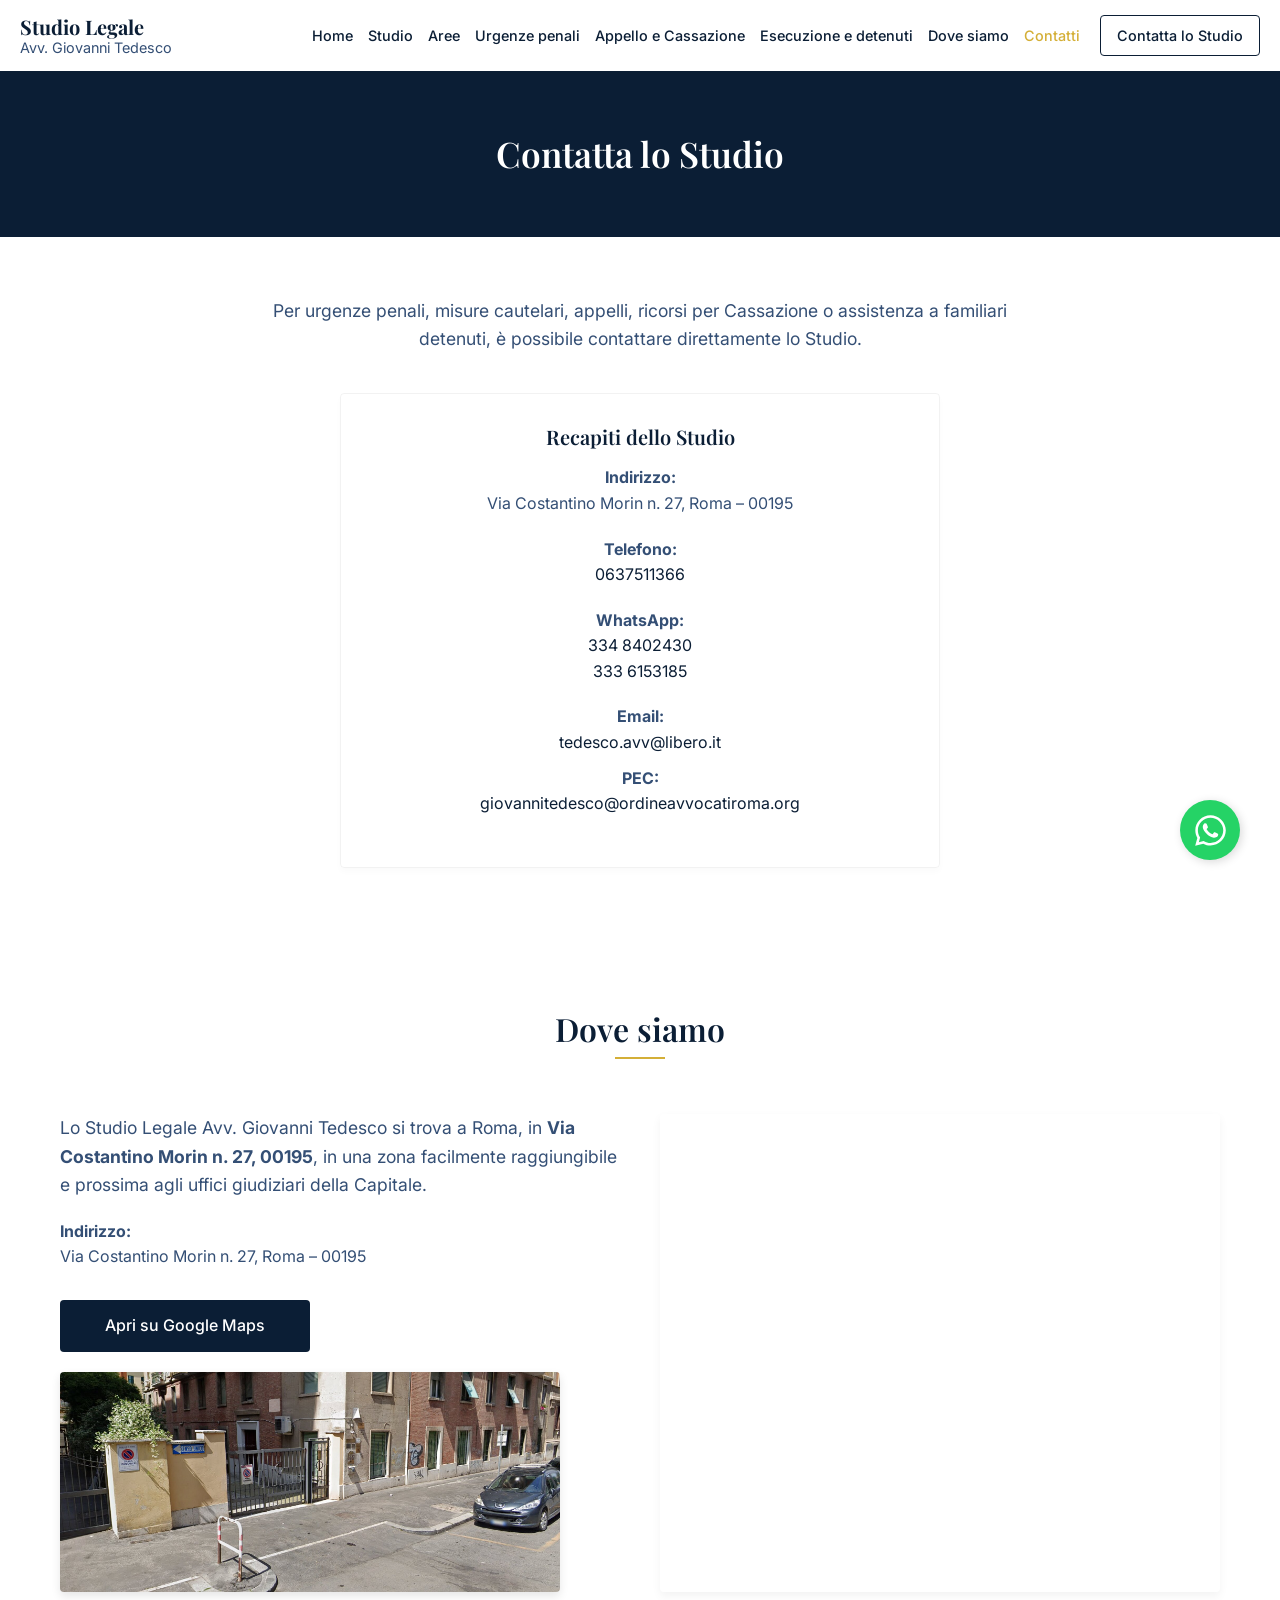
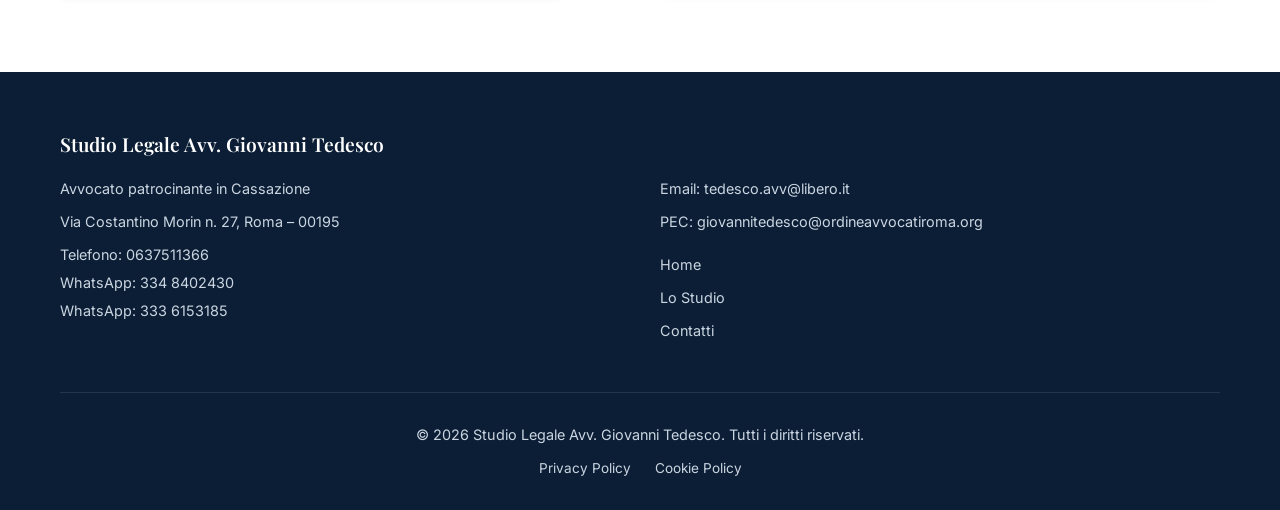
<file: contatti.html>
<!DOCTYPE html>
<html lang="it">
<head>
    <meta charset="UTF-8">
    <meta name="viewport" content="width=device-width, initial-scale=1.0">
    <title>Contatti Studio Legale Avv. Giovanni Tedesco | Roma</title>
    <meta name="description" content="Contatta lo Studio Legale Avv. Giovanni Tedesco a Roma, in Via Costantino Morin n. 27. Assistenza penale, urgenze, misure cautelari, appelli e Cassazione.">
    <link rel="preconnect" href="https://fonts.googleapis.com">
    <link rel="preconnect" href="https://fonts.gstatic.com" crossorigin>
    <link href="https://fonts.googleapis.com/css2?family=Inter:wght@400;500;600&family=Playfair+Display:wght@400;600;700&display=swap" rel="stylesheet">
    <link rel="stylesheet" href="style.css">
    <script type="application/ld+json">
    {
      "@context": "https://schema.org",
      "@type": "LegalService",
      "name": "Studio Legale Avv. Giovanni Tedesco",
      "description": "Studio legale penale a Roma. Assistenza in procedimenti penali, misure cautelari, appelli, ricorsi per Cassazione, esecuzione penale e assistenza detenuti.",
      "address": {
        "@type": "PostalAddress",
        "streetAddress": "Via Costantino Morin n. 27",
        "addressLocality": "Roma",
        "postalCode": "00195",
        "addressCountry": "Italia"
      },
      "telephone": "+390637511366",
      "areaServed": "Roma, Lazio, Italia",
      "url": "https://studiolegaleavvgiovannitedesco.netlify.app/"
    }
    </script>
</head>
<body>

    <!-- Header -->
    <header class="header">
        <div class="container header-container">
            <div class="logo">
                <a href="index.html">
                    Studio Legale
                    <span>Avv. Giovanni Tedesco</span>
                </a>
            </div>
            <button class="menu-toggle" aria-label="Menu" aria-expanded="false">☰</button>
            <nav class="nav">
                <ul class="nav-list">
                    <li><a href="index.html" class="nav-link">Home</a></li>
                    <li><a href="studio.html" class="nav-link">Studio</a></li>
                    <li><a href="aree-attivita.html" class="nav-link">Aree</a></li>
                    <li><a href="urgenze-penali.html" class="nav-link">Urgenze penali</a></li>
                    <li><a href="appello-cassazione.html" class="nav-link">Appello e Cassazione</a></li>
                    <li><a href="esecuzione-detenuti.html" class="nav-link">Esecuzione e detenuti</a></li>
                    <li><a href="#dove-siamo" class="nav-link">Dove siamo</a></li>
                    <li><a href="contatti.html" class="nav-link" style="color: var(--color-accent);">Contatti</a></li>
                </ul>
                <a href="contatti.html" class="btn btn-outline header-btn">Contatta lo Studio</a>
            </nav>
        </div>
    </header>

    <!-- Page Header -->
    <div class="page-header">
        <div class="container">
            <h1 class="page-title">Contatta lo Studio</h1>
        </div>
    </div>

    <!-- Page Content -->
    <div class="page-content section-bg">
        <div class="container">
            <p style="text-align: center; max-width: 800px; margin: 0 auto 40px; font-size: 1.1rem;">Per urgenze penali, misure cautelari, appelli, ricorsi per Cassazione o assistenza a familiari detenuti, è possibile contattare direttamente lo Studio.</p>
            
            <div style="max-width: 600px; margin: 0 auto;">
                <!-- Recapiti -->
                <div class="card" style="text-align: center;">
                    <h3 class="card-title">Recapiti dello Studio</h3>
                    <div style="margin-bottom: 20px;">
                        <p style="margin-bottom: 10px;"><strong>Indirizzo:</strong><br>
                        Via Costantino Morin n. 27, Roma – 00195</p>
                    </div>
                    
                    <div style="margin-bottom: 20px;">
                        <p style="margin-bottom: 10px;"><strong>Telefono:</strong><br>
                        <a href="tel:+390637511366">0637511366</a></p>
                    </div>
                    
                    <div style="margin-bottom: 20px;">
                        <p style="margin-bottom: 10px;"><strong>WhatsApp:</strong><br>
                        <a href="https://wa.me/393348402430" target="_blank" rel="noopener">334 8402430</a><br>
                        <a href="https://wa.me/393336153185" target="_blank" rel="noopener">333 6153185</a></p>
                    </div>
                    
                    <div>
                        <p style="margin-bottom: 10px;"><strong>Email:</strong><br>
                        <a href="mailto:tedesco.avv@libero.it">tedesco.avv@libero.it</a></p>
                        
                        <p><strong>PEC:</strong><br>
                        <a href="mailto:giovannitedesco@ordineavvocatiroma.org">giovannitedesco@ordineavvocatiroma.org</a></p>
                    </div>
                </div>
            </div>
        </div>
    </div>

    <!-- Dove Siamo -->
    <section id="dove-siamo" class="section where-section" style="background-color: var(--color-secondary);">
        <div class="container">
            <div class="section-header">
                <h2 class="section-title">Dove siamo</h2>
            </div>
            <div class="where-grid">
                <div class="where-content">
                    <p style="margin-bottom: 20px; font-size: 1.1rem;">Lo Studio Legale Avv. Giovanni Tedesco si trova a Roma, in <strong>Via Costantino Morin n. 27, 00195</strong>, in una zona facilmente raggiungibile e prossima agli uffici giudiziari della Capitale.</p>
                    <p style="margin-bottom: 30px;">
                        <strong>Indirizzo:</strong><br>
                        Via Costantino Morin n. 27, Roma – 00195
                    </p>
                    <a href="https://www.google.com/maps/search/?api=1&query=Via+Costantino+Morin+27+Roma+00195" target="_blank" rel="noopener" class="btn btn-primary" style="display: inline-block; max-width: 250px;">Apri su Google Maps</a>
                    
                    <img src="img/entrata-studio.jpg" alt="Ingresso dello Studio Legale Avv. Giovanni Tedesco in Via Costantino Morin n. 27, Roma" class="office-entrance-photo">
                </div>
                <div>
                    <iframe 
                      src="https://www.google.com/maps?q=Via%20Costantino%20Morin%2027%2C%20Roma%2000195&output=embed" 
                      class="map-frame"
                      style="border:0;" 
                      allowfullscreen="" 
                      loading="lazy" 
                      referrerpolicy="no-referrer-when-downgrade">
                    </iframe>
                </div>
            </div>
        </div>
    </section>

    <!-- Footer -->
    <footer class="footer">
        <div class="container">
            <div class="footer-grid">
                <div>
                    <h3>Studio Legale Avv. Giovanni Tedesco</h3>
                    <p style="margin-bottom: 10px;">Avvocato patrocinante in Cassazione</p>
                    <p style="margin-bottom: 10px;">Via Costantino Morin n. 27, Roma – 00195</p>
                    <p style="margin-bottom: 5px;">Telefono: <a href="tel:+390637511366" style="color: #cbd5e1;">0637511366</a></p>
                    <p style="margin-bottom: 5px;">WhatsApp: <a href="https://wa.me/393348402430" target="_blank" rel="noopener" style="color: #cbd5e1;">334 8402430</a></p>
                    <p style="margin-bottom: 10px;">WhatsApp: <a href="https://wa.me/393336153185" target="_blank" rel="noopener" style="color: #cbd5e1;">333 6153185</a></p>
                </div>
                <div>
                    <h3 style="visibility: hidden;">Recapiti Online</h3>
                    <p style="margin-bottom: 10px;">Email: <a href="mailto:tedesco.avv@libero.it" style="color: #cbd5e1;">tedesco.avv@libero.it</a></p>
                    <p style="margin-bottom: 20px;">PEC: <a href="mailto:giovannitedesco@ordineavvocatiroma.org" style="color: #cbd5e1;">giovannitedesco@ordineavvocatiroma.org</a></p>
                    <ul class="footer-links">
                        <li><a href="index.html">Home</a></li>
                        <li><a href="studio.html">Lo Studio</a></li>
                        <li><a href="contatti.html">Contatti</a></li>
                    </ul>
                </div>
            </div>
            <div class="footer-bottom">
                <p>&copy; 2026 Studio Legale Avv. Giovanni Tedesco. Tutti i diritti riservati.</p>
                <div class="footer-bottom-links">
                    <a href="privacy.html">Privacy Policy</a>
                    <a href="cookie.html">Cookie Policy</a>
                </div>
            </div>
        </div>
    </footer>

    <!-- WhatsApp Floating Button -->
    <a href="https://wa.me/393348402430" class="wa-float" target="_blank" rel="noopener" aria-label="Contattaci su WhatsApp">
        <svg xmlns="http://www.w3.org/2000/svg" viewBox="0 0 448 512"><path d="M380.9 97.1C339 55.1 283.2 32 223.9 32c-122.4 0-222 99.6-222 222 0 39.1 10.2 77.3 29.6 111L0 480l117.7-30.9c32.4 17.7 68.9 27 106.1 27h.1c122.3 0 224.1-99.6 224.1-222 0-59.3-25.2-115-67.1-157.1zm-157 341.6c-33.2 0-65.7-8.9-94-25.7l-6.7-4-69.8 18.3L72 359.2l-4.4-7c-18.5-29.4-28.2-63.3-28.2-98.2 0-101.7 82.8-184.5 184.6-184.5 49.3 0 95.6 19.2 130.4 54.1 34.8 34.9 56.2 81.2 56.1 130.5 0 101.8-84.9 184.6-186.6 184.6zm101.2-138.2c-5.5-2.8-32.8-16.2-37.9-18-5.1-1.9-8.8-2.8-12.5 2.8-3.7 5.6-14.3 18-17.6 21.8-3.2 3.7-6.5 4.2-12 1.4-32.6-16.3-54-29.1-75.5-66-5.7-9.8 5.7-9.1 16.3-30.3 1.8-3.7 .9-6.9-.5-9.7-1.4-2.8-12.5-30.1-17.1-41.2-4.5-10.8-9.1-9.3-12.5-9.5-3.2-.2-6.9-.2-10.6-.2-3.7 0-9.7 1.4-14.8 6.9-5.1 5.6-19.4 19-19.4 46.3 0 27.3 19.9 53.7 22.6 57.4 2.8 3.7 39.1 59.7 94.8 83.8 35.2 15.2 49 16.5 66.6 13.9 10.7-1.6 32.8-13.4 37.4-26.4 4.6-13 4.6-24.1 3.2-26.4-1.3-2.5-5-3.9-10.5-6.6z"/></svg>
    </a>

    <!-- Mobile Bottom Bar -->
    <div class="mobile-bottom-bar">
        <div class="mobile-bottom-grid">
            <a href="tel:+390637511366" class="mobile-bar-btn" style="color: var(--color-primary);">
                <svg xmlns="http://www.w3.org/2000/svg" viewBox="0 0 512 512"><path fill="currentColor" d="M164.9 24.6c-7.7-18.6-28-28.5-47.4-23.2l-88 24C12.1 30.2 0 46 0 64C0 311.4 200.6 512 448 512c18 0 33.8-12.1 38.6-29.5l24-88c5.3-19.4-4.6-39.7-23.2-47.4l-96-40c-16.3-6.8-35.2-2.1-46.3 11.6L304.7 368C234.3 334.7 177.3 277.7 144 207.3L193.3 167c13.7-11.2 18.4-30 11.6-46.3l-40-96z"/></svg>
                Chiama
            </a>
            <a href="https://wa.me/393348402430" target="_blank" rel="noopener" class="mobile-bar-btn" style="color: #25d366;">
                <svg xmlns="http://www.w3.org/2000/svg" viewBox="0 0 448 512"><path fill="currentColor" d="M380.9 97.1C339 55.1 283.2 32 223.9 32c-122.4 0-222 99.6-222 222 0 39.1 10.2 77.3 29.6 111L0 480l117.7-30.9c32.4 17.7 68.9 27 106.1 27h.1c122.3 0 224.1-99.6 224.1-222 0-59.3-25.2-115-67.1-157.1zm-157 341.6c-33.2 0-65.7-8.9-94-25.7l-6.7-4-69.8 18.3L72 359.2l-4.4-7c-18.5-29.4-28.2-63.3-28.2-98.2 0-101.7 82.8-184.5 184.6-184.5 49.3 0 95.6 19.2 130.4 54.1 34.8 34.9 56.2 81.2 56.1 130.5 0 101.8-84.9 184.6-186.6 184.6zm101.2-138.2c-5.5-2.8-32.8-16.2-37.9-18-5.1-1.9-8.8-2.8-12.5 2.8-3.7 5.6-14.3 18-17.6 21.8-3.2 3.7-6.5 4.2-12 1.4-32.6-16.3-54-29.1-75.5-66-5.7-9.8 5.7-9.1 16.3-30.3 1.8-3.7 .9-6.9-.5-9.7-1.4-2.8-12.5-30.1-17.1-41.2-4.5-10.8-9.1-9.3-12.5-9.5-3.2-.2-6.9-.2-10.6-.2-3.7 0-9.7 1.4-14.8 6.9-5.1 5.6-19.4 19-19.4 46.3 0 27.3 19.9 53.7 22.6 57.4 2.8 3.7 39.1 59.7 94.8 83.8 35.2 15.2 49 16.5 66.6 13.9 10.7-1.6 32.8-13.4 37.4-26.4 4.6-13 4.6-24.1 3.2-26.4-1.3-2.5-5-3.9-10.5-6.6z"/></svg>
                WA 334
            </a>
            <a href="https://wa.me/393336153185" target="_blank" rel="noopener" class="mobile-bar-btn" style="color: #25d366;">
                <svg xmlns="http://www.w3.org/2000/svg" viewBox="0 0 448 512"><path fill="currentColor" d="M380.9 97.1C339 55.1 283.2 32 223.9 32c-122.4 0-222 99.6-222 222 0 39.1 10.2 77.3 29.6 111L0 480l117.7-30.9c32.4 17.7 68.9 27 106.1 27h.1c122.3 0 224.1-99.6 224.1-222 0-59.3-25.2-115-67.1-157.1zm-157 341.6c-33.2 0-65.7-8.9-94-25.7l-6.7-4-69.8 18.3L72 359.2l-4.4-7c-18.5-29.4-28.2-63.3-28.2-98.2 0-101.7 82.8-184.5 184.6-184.5 49.3 0 95.6 19.2 130.4 54.1 34.8 34.9 56.2 81.2 56.1 130.5 0 101.8-84.9 184.6-186.6 184.6zm101.2-138.2c-5.5-2.8-32.8-16.2-37.9-18-5.1-1.9-8.8-2.8-12.5 2.8-3.7 5.6-14.3 18-17.6 21.8-3.2 3.7-6.5 4.2-12 1.4-32.6-16.3-54-29.1-75.5-66-5.7-9.8 5.7-9.1 16.3-30.3 1.8-3.7 .9-6.9-.5-9.7-1.4-2.8-12.5-30.1-17.1-41.2-4.5-10.8-9.1-9.3-12.5-9.5-3.2-.2-6.9-.2-10.6-.2-3.7 0-9.7 1.4-14.8 6.9-5.1 5.6-19.4 19-19.4 46.3 0 27.3 19.9 53.7 22.6 57.4 2.8 3.7 39.1 59.7 94.8 83.8 35.2 15.2 49 16.5 66.6 13.9 10.7-1.6 32.8-13.4 37.4-26.4 4.6-13 4.6-24.1 3.2-26.4-1.3-2.5-5-3.9-10.5-6.6z"/></svg>
                WA 333
            </a>
        </div>
    </div>

    <script src="main.js"></script>
</body>
</html>
</file>
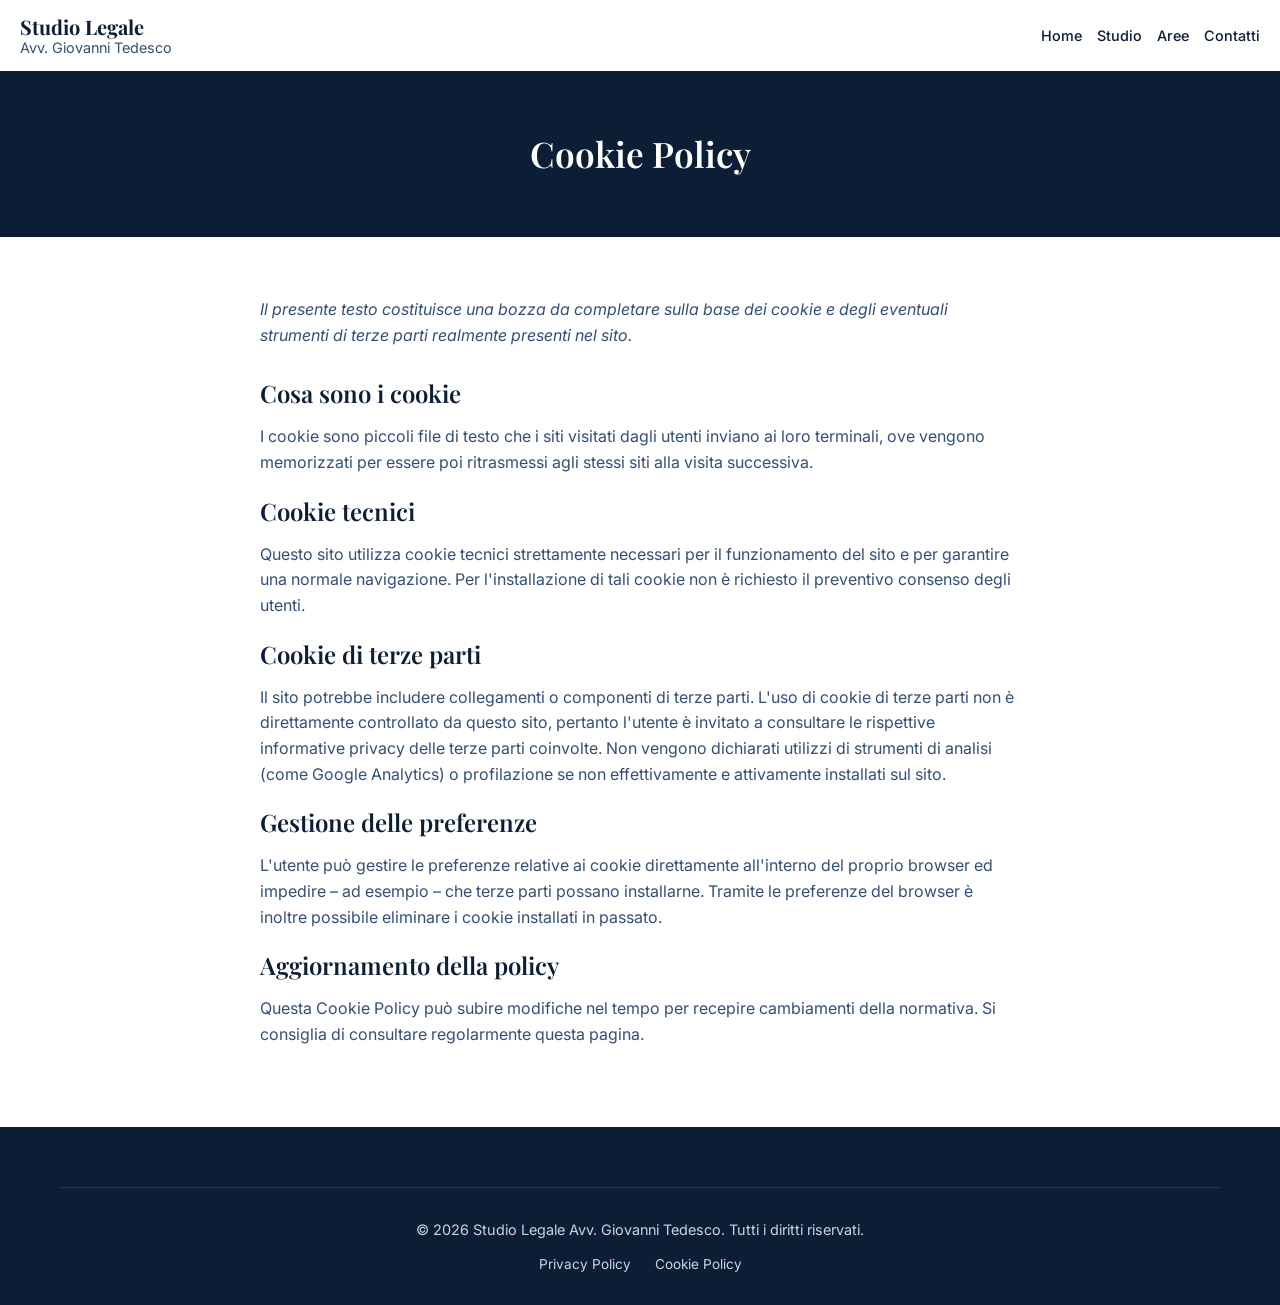
<file: cookie.html>
<!DOCTYPE html>
<html lang="it">
<head>
    <meta charset="UTF-8">
    <meta name="viewport" content="width=device-width, initial-scale=1.0">
    <title>Cookie Policy | Studio Legale Avv. Giovanni Tedesco Roma</title>
    <meta name="robots" content="noindex, nofollow">
    <link rel="preconnect" href="https://fonts.googleapis.com">
    <link rel="preconnect" href="https://fonts.gstatic.com" crossorigin>
    <link href="https://fonts.googleapis.com/css2?family=Inter:wght@400;500;600&family=Playfair+Display:wght@400;600;700&display=swap" rel="stylesheet">
    <link rel="stylesheet" href="style.css">
</head>
<body>

    <!-- Header -->
    <header class="header">
        <div class="container header-container">
            <div class="logo">
                <a href="index.html">
                    Studio Legale
                    <span>Avv. Giovanni Tedesco</span>
                </a>
            </div>
            <button class="menu-toggle" aria-label="Menu" aria-expanded="false">☰</button>
            <nav class="nav">
                <ul class="nav-list">
                    <li><a href="index.html" class="nav-link">Home</a></li>
                    <li><a href="studio.html" class="nav-link">Studio</a></li>
                    <li><a href="aree-attivita.html" class="nav-link">Aree</a></li>
                    <li><a href="contatti.html" class="nav-link">Contatti</a></li>
                </ul>
            </nav>
        </div>
    </header>

    <!-- Page Header -->
    <div class="page-header">
        <div class="container">
            <h1 class="page-title">Cookie Policy</h1>
        </div>
    </div>

    <!-- Page Content -->
    <div class="page-content section-bg">
        <div class="container" style="max-width: 800px;">
            <p><em>Il presente testo costituisce una bozza da completare sulla base dei cookie e degli eventuali strumenti di terze parti realmente presenti nel sito.</em></p>
            
            <h2 style="margin-top: 30px; margin-bottom: 15px;">Cosa sono i cookie</h2>
            <p style="margin-bottom: 20px;">I cookie sono piccoli file di testo che i siti visitati dagli utenti inviano ai loro terminali, ove vengono memorizzati per essere poi ritrasmessi agli stessi siti alla visita successiva.</p>

            <h2 style="margin-bottom: 15px;">Cookie tecnici</h2>
            <p style="margin-bottom: 20px;">Questo sito utilizza cookie tecnici strettamente necessari per il funzionamento del sito e per garantire una normale navigazione. Per l'installazione di tali cookie non è richiesto il preventivo consenso degli utenti.</p>

            <h2 style="margin-bottom: 15px;">Cookie di terze parti</h2>
            <p style="margin-bottom: 20px;">Il sito potrebbe includere collegamenti o componenti di terze parti. L'uso di cookie di terze parti non è direttamente controllato da questo sito, pertanto l'utente è invitato a consultare le rispettive informative privacy delle terze parti coinvolte. Non vengono dichiarati utilizzi di strumenti di analisi (come Google Analytics) o profilazione se non effettivamente e attivamente installati sul sito.</p>

            <h2 style="margin-bottom: 15px;">Gestione delle preferenze</h2>
            <p style="margin-bottom: 20px;">L'utente può gestire le preferenze relative ai cookie direttamente all'interno del proprio browser ed impedire – ad esempio – che terze parti possano installarne. Tramite le preferenze del browser è inoltre possibile eliminare i cookie installati in passato.</p>

            <h2 style="margin-bottom: 15px;">Aggiornamento della policy</h2>
            <p style="margin-bottom: 20px;">Questa Cookie Policy può subire modifiche nel tempo per recepire cambiamenti della normativa. Si consiglia di consultare regolarmente questa pagina.</p>
        </div>
    </div>

    <!-- Footer -->
    <footer class="footer">
        <div class="container">
            <div class="footer-bottom">
                <p>&copy; 2026 Studio Legale Avv. Giovanni Tedesco. Tutti i diritti riservati.</p>
                <div class="footer-bottom-links">
                    <a href="privacy.html">Privacy Policy</a>
                    <a href="cookie.html">Cookie Policy</a>
                </div>
            </div>
        </div>
    </footer>

    <script src="main.js"></script>
</body>
</html>
</file>
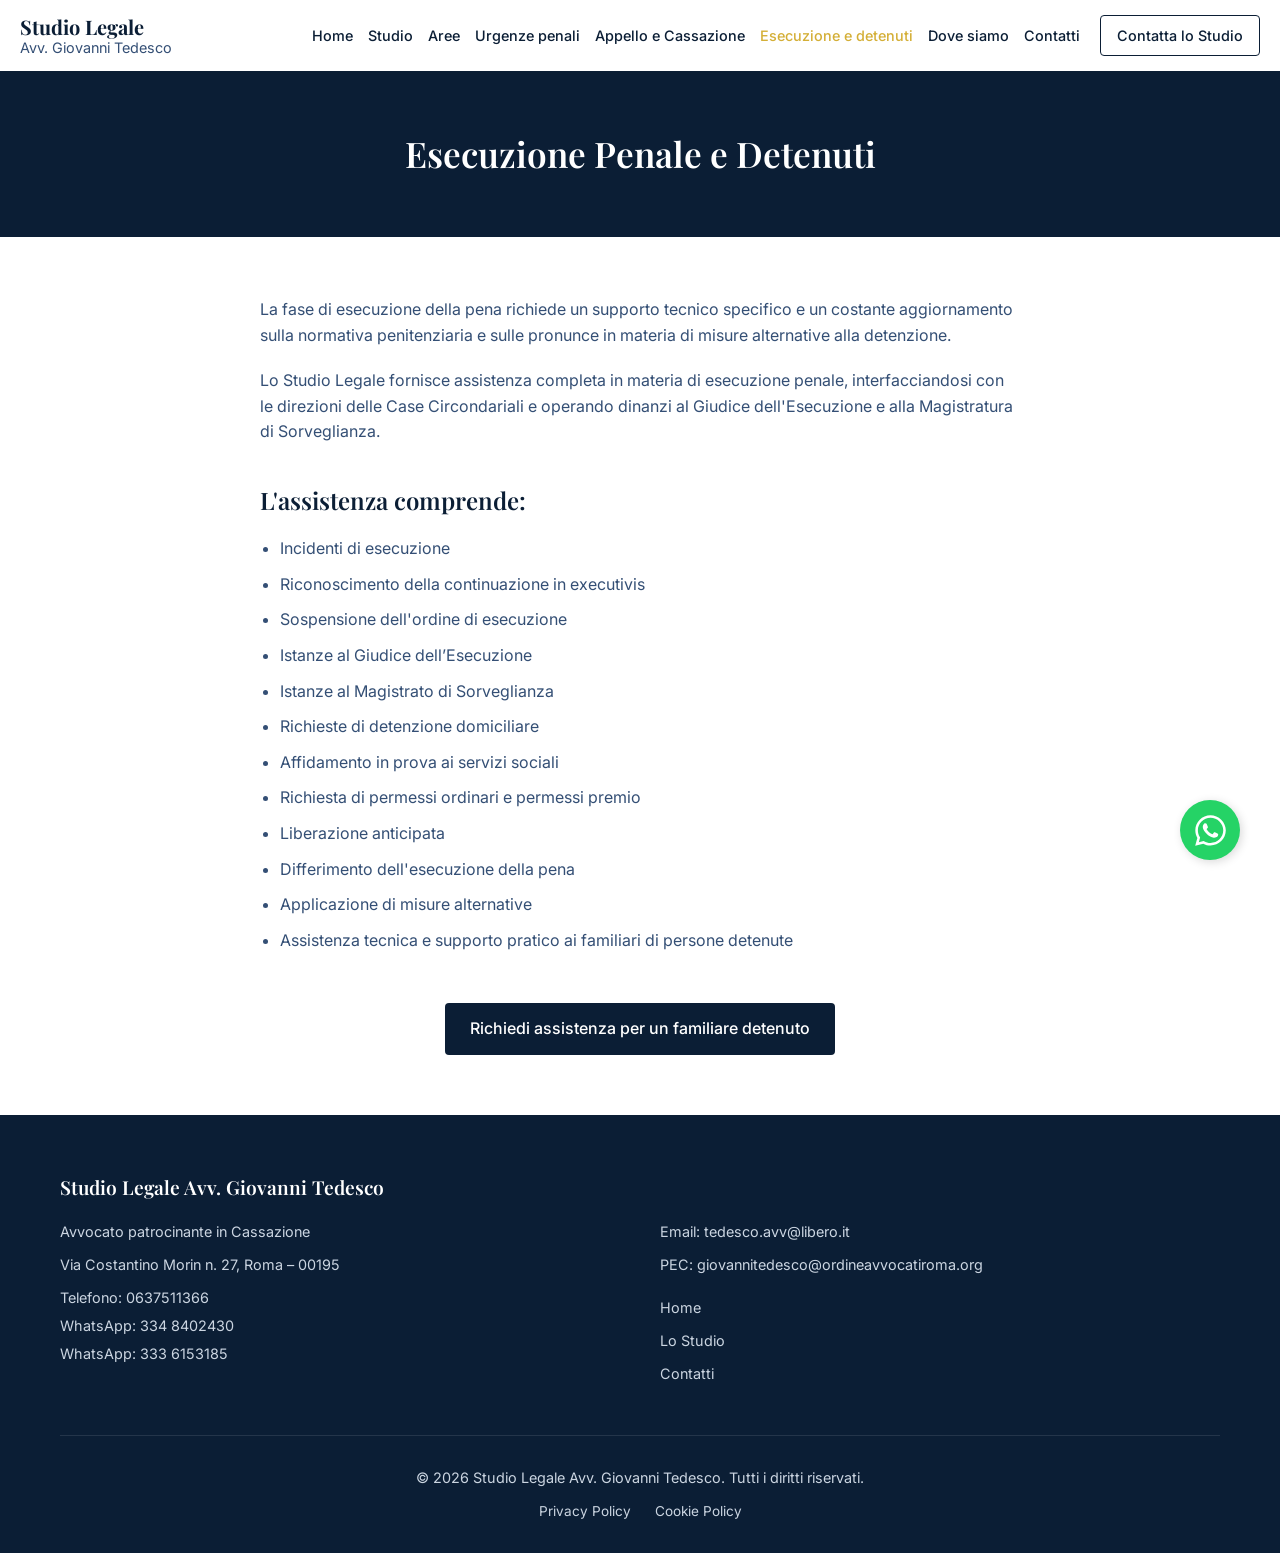
<file: esecuzione-detenuti.html>
<!DOCTYPE html>
<html lang="it">
<head>
    <meta charset="UTF-8">
    <meta name="viewport" content="width=device-width, initial-scale=1.0">
    <title>Esecuzione Penale e Detenuti | Studio Legale Avv. Giovanni Tedesco Roma</title>
    <meta name="description" content="Assistenza in fase di esecuzione penale a Roma: misure alternative, procedimenti di sorveglianza e supporto per i familiari dei detenuti.">
    <link rel="preconnect" href="https://fonts.googleapis.com">
    <link rel="preconnect" href="https://fonts.gstatic.com" crossorigin>
    <link href="https://fonts.googleapis.com/css2?family=Inter:wght@400;500;600&family=Playfair+Display:wght@400;600;700&display=swap" rel="stylesheet">
    <link rel="stylesheet" href="style.css">
</head>
<body>

    <!-- Header -->
    <header class="header">
        <div class="container header-container">
            <div class="logo">
                <a href="index.html">
                    Studio Legale
                    <span>Avv. Giovanni Tedesco</span>
                </a>
            </div>
            <button class="menu-toggle" aria-label="Menu" aria-expanded="false">☰</button>
            <nav class="nav">
                <ul class="nav-list">
                    <li><a href="index.html" class="nav-link">Home</a></li>
                    <li><a href="studio.html" class="nav-link">Studio</a></li>
                    <li><a href="aree-attivita.html" class="nav-link">Aree</a></li>
                    <li><a href="urgenze-penali.html" class="nav-link">Urgenze penali</a></li>
                    <li><a href="appello-cassazione.html" class="nav-link">Appello e Cassazione</a></li>
                    <li><a href="esecuzione-detenuti.html" class="nav-link" style="color: var(--color-accent);">Esecuzione e detenuti</a></li>
                    <li><a href="contatti.html#dove-siamo" class="nav-link">Dove siamo</a></li>
                    <li><a href="contatti.html" class="nav-link">Contatti</a></li>
                </ul>
                <a href="contatti.html" class="btn btn-outline header-btn">Contatta lo Studio</a>
            </nav>
        </div>
    </header>

    <!-- Page Header -->
    <div class="page-header">
        <div class="container">
            <h1 class="page-title">Esecuzione Penale e Detenuti</h1>
        </div>
    </div>

    <!-- Page Content -->
    <div class="page-content section-bg">
        <div class="container" style="max-width: 800px;">
            <p>La fase di esecuzione della pena richiede un supporto tecnico specifico e un costante aggiornamento sulla normativa penitenziaria e sulle pronunce in materia di misure alternative alla detenzione.</p>
            
            <p>Lo Studio Legale fornisce assistenza completa in materia di esecuzione penale, interfacciandosi con le direzioni delle Case Circondariali e operando dinanzi al Giudice dell'Esecuzione e alla Magistratura di Sorveglianza.</p>
            
            <h2 style="margin-top: 40px; margin-bottom: 20px;">L'assistenza comprende:</h2>
            <ul>
                <li>Incidenti di esecuzione</li>
                <li>Riconoscimento della continuazione in executivis</li>
                <li>Sospensione dell'ordine di esecuzione</li>
                <li>Istanze al Giudice dell’Esecuzione</li>
                <li>Istanze al Magistrato di Sorveglianza</li>
                <li>Richieste di detenzione domiciliare</li>
                <li>Affidamento in prova ai servizi sociali</li>
                <li>Richiesta di permessi ordinari e permessi premio</li>
                <li>Liberazione anticipata</li>
                <li>Differimento dell'esecuzione della pena</li>
                <li>Applicazione di misure alternative</li>
                <li>Assistenza tecnica e supporto pratico ai familiari di persone detenute</li>
            </ul>

            <div style="margin-top: 50px; text-align: center;">
                <a href="contatti.html" class="btn btn-primary">Richiedi assistenza per un familiare detenuto</a>
            </div>
        </div>
    </div>

    <!-- Footer -->
    <footer class="footer">
        <div class="container">
            <div class="footer-grid">
                <div>
                    <h3>Studio Legale Avv. Giovanni Tedesco</h3>
                    <p style="margin-bottom: 10px;">Avvocato patrocinante in Cassazione</p>
                    <p style="margin-bottom: 10px;">Via Costantino Morin n. 27, Roma – 00195</p>
                    <p style="margin-bottom: 5px;">Telefono: <a href="tel:+390637511366" style="color: #cbd5e1;">0637511366</a></p>
                    <p style="margin-bottom: 5px;">WhatsApp: <a href="https://wa.me/393348402430" target="_blank" rel="noopener" style="color: #cbd5e1;">334 8402430</a></p>
                    <p style="margin-bottom: 10px;">WhatsApp: <a href="https://wa.me/393336153185" target="_blank" rel="noopener" style="color: #cbd5e1;">333 6153185</a></p>
                </div>
                <div>
                    <h3 style="visibility: hidden;">Recapiti Online</h3>
                    <p style="margin-bottom: 10px;">Email: <a href="mailto:tedesco.avv@libero.it" style="color: #cbd5e1;">tedesco.avv@libero.it</a></p>
                    <p style="margin-bottom: 20px;">PEC: <a href="mailto:giovannitedesco@ordineavvocatiroma.org" style="color: #cbd5e1;">giovannitedesco@ordineavvocatiroma.org</a></p>
                    <ul class="footer-links">
                        <li><a href="index.html">Home</a></li>
                        <li><a href="studio.html">Lo Studio</a></li>
                        <li><a href="contatti.html">Contatti</a></li>
                    </ul>
                </div>
            </div>
            <div class="footer-bottom">
                <p>&copy; 2026 Studio Legale Avv. Giovanni Tedesco. Tutti i diritti riservati.</p>
                <div class="footer-bottom-links">
                    <a href="privacy.html">Privacy Policy</a>
                    <a href="cookie.html">Cookie Policy</a>
                </div>
            </div>
        </div>
    </footer>

    <!-- WhatsApp Floating Button -->
    <a href="https://wa.me/393348402430" class="wa-float" target="_blank" rel="noopener" aria-label="Contattaci su WhatsApp">
        <svg xmlns="http://www.w3.org/2000/svg" viewBox="0 0 448 512"><path d="M380.9 97.1C339 55.1 283.2 32 223.9 32c-122.4 0-222 99.6-222 222 0 39.1 10.2 77.3 29.6 111L0 480l117.7-30.9c32.4 17.7 68.9 27 106.1 27h.1c122.3 0 224.1-99.6 224.1-222 0-59.3-25.2-115-67.1-157.1zm-157 341.6c-33.2 0-65.7-8.9-94-25.7l-6.7-4-69.8 18.3L72 359.2l-4.4-7c-18.5-29.4-28.2-63.3-28.2-98.2 0-101.7 82.8-184.5 184.6-184.5 49.3 0 95.6 19.2 130.4 54.1 34.8 34.9 56.2 81.2 56.1 130.5 0 101.8-84.9 184.6-186.6 184.6zm101.2-138.2c-5.5-2.8-32.8-16.2-37.9-18-5.1-1.9-8.8-2.8-12.5 2.8-3.7 5.6-14.3 18-17.6 21.8-3.2 3.7-6.5 4.2-12 1.4-32.6-16.3-54-29.1-75.5-66-5.7-9.8 5.7-9.1 16.3-30.3 1.8-3.7 .9-6.9-.5-9.7-1.4-2.8-12.5-30.1-17.1-41.2-4.5-10.8-9.1-9.3-12.5-9.5-3.2-.2-6.9-.2-10.6-.2-3.7 0-9.7 1.4-14.8 6.9-5.1 5.6-19.4 19-19.4 46.3 0 27.3 19.9 53.7 22.6 57.4 2.8 3.7 39.1 59.7 94.8 83.8 35.2 15.2 49 16.5 66.6 13.9 10.7-1.6 32.8-13.4 37.4-26.4 4.6-13 4.6-24.1 3.2-26.4-1.3-2.5-5-3.9-10.5-6.6z"/></svg>
    </a>

    <!-- Mobile Bottom Bar -->
    <div class="mobile-bottom-bar">
        <div class="mobile-bottom-grid">
            <a href="tel:+390637511366" class="mobile-bar-btn" style="color: var(--color-primary);">
                <svg xmlns="http://www.w3.org/2000/svg" viewBox="0 0 512 512"><path fill="currentColor" d="M164.9 24.6c-7.7-18.6-28-28.5-47.4-23.2l-88 24C12.1 30.2 0 46 0 64C0 311.4 200.6 512 448 512c18 0 33.8-12.1 38.6-29.5l24-88c5.3-19.4-4.6-39.7-23.2-47.4l-96-40c-16.3-6.8-35.2-2.1-46.3 11.6L304.7 368C234.3 334.7 177.3 277.7 144 207.3L193.3 167c13.7-11.2 18.4-30 11.6-46.3l-40-96z"/></svg>
                Chiama
            </a>
            <a href="https://wa.me/393348402430" target="_blank" rel="noopener" class="mobile-bar-btn" style="color: #25d366;">
                <svg xmlns="http://www.w3.org/2000/svg" viewBox="0 0 448 512"><path fill="currentColor" d="M380.9 97.1C339 55.1 283.2 32 223.9 32c-122.4 0-222 99.6-222 222 0 39.1 10.2 77.3 29.6 111L0 480l117.7-30.9c32.4 17.7 68.9 27 106.1 27h.1c122.3 0 224.1-99.6 224.1-222 0-59.3-25.2-115-67.1-157.1zm-157 341.6c-33.2 0-65.7-8.9-94-25.7l-6.7-4-69.8 18.3L72 359.2l-4.4-7c-18.5-29.4-28.2-63.3-28.2-98.2 0-101.7 82.8-184.5 184.6-184.5 49.3 0 95.6 19.2 130.4 54.1 34.8 34.9 56.2 81.2 56.1 130.5 0 101.8-84.9 184.6-186.6 184.6zm101.2-138.2c-5.5-2.8-32.8-16.2-37.9-18-5.1-1.9-8.8-2.8-12.5 2.8-3.7 5.6-14.3 18-17.6 21.8-3.2 3.7-6.5 4.2-12 1.4-32.6-16.3-54-29.1-75.5-66-5.7-9.8 5.7-9.1 16.3-30.3 1.8-3.7 .9-6.9-.5-9.7-1.4-2.8-12.5-30.1-17.1-41.2-4.5-10.8-9.1-9.3-12.5-9.5-3.2-.2-6.9-.2-10.6-.2-3.7 0-9.7 1.4-14.8 6.9-5.1 5.6-19.4 19-19.4 46.3 0 27.3 19.9 53.7 22.6 57.4 2.8 3.7 39.1 59.7 94.8 83.8 35.2 15.2 49 16.5 66.6 13.9 10.7-1.6 32.8-13.4 37.4-26.4 4.6-13 4.6-24.1 3.2-26.4-1.3-2.5-5-3.9-10.5-6.6z"/></svg>
                WA 334
            </a>
            <a href="https://wa.me/393336153185" target="_blank" rel="noopener" class="mobile-bar-btn" style="color: #25d366;">
                <svg xmlns="http://www.w3.org/2000/svg" viewBox="0 0 448 512"><path fill="currentColor" d="M380.9 97.1C339 55.1 283.2 32 223.9 32c-122.4 0-222 99.6-222 222 0 39.1 10.2 77.3 29.6 111L0 480l117.7-30.9c32.4 17.7 68.9 27 106.1 27h.1c122.3 0 224.1-99.6 224.1-222 0-59.3-25.2-115-67.1-157.1zm-157 341.6c-33.2 0-65.7-8.9-94-25.7l-6.7-4-69.8 18.3L72 359.2l-4.4-7c-18.5-29.4-28.2-63.3-28.2-98.2 0-101.7 82.8-184.5 184.6-184.5 49.3 0 95.6 19.2 130.4 54.1 34.8 34.9 56.2 81.2 56.1 130.5 0 101.8-84.9 184.6-186.6 184.6zm101.2-138.2c-5.5-2.8-32.8-16.2-37.9-18-5.1-1.9-8.8-2.8-12.5 2.8-3.7 5.6-14.3 18-17.6 21.8-3.2 3.7-6.5 4.2-12 1.4-32.6-16.3-54-29.1-75.5-66-5.7-9.8 5.7-9.1 16.3-30.3 1.8-3.7 .9-6.9-.5-9.7-1.4-2.8-12.5-30.1-17.1-41.2-4.5-10.8-9.1-9.3-12.5-9.5-3.2-.2-6.9-.2-10.6-.2-3.7 0-9.7 1.4-14.8 6.9-5.1 5.6-19.4 19-19.4 46.3 0 27.3 19.9 53.7 22.6 57.4 2.8 3.7 39.1 59.7 94.8 83.8 35.2 15.2 49 16.5 66.6 13.9 10.7-1.6 32.8-13.4 37.4-26.4 4.6-13 4.6-24.1 3.2-26.4-1.3-2.5-5-3.9-10.5-6.6z"/></svg>
                WA 333
            </a>
        </div>
    </div>

    <script src="main.js"></script>
</body>
</html>
</file>
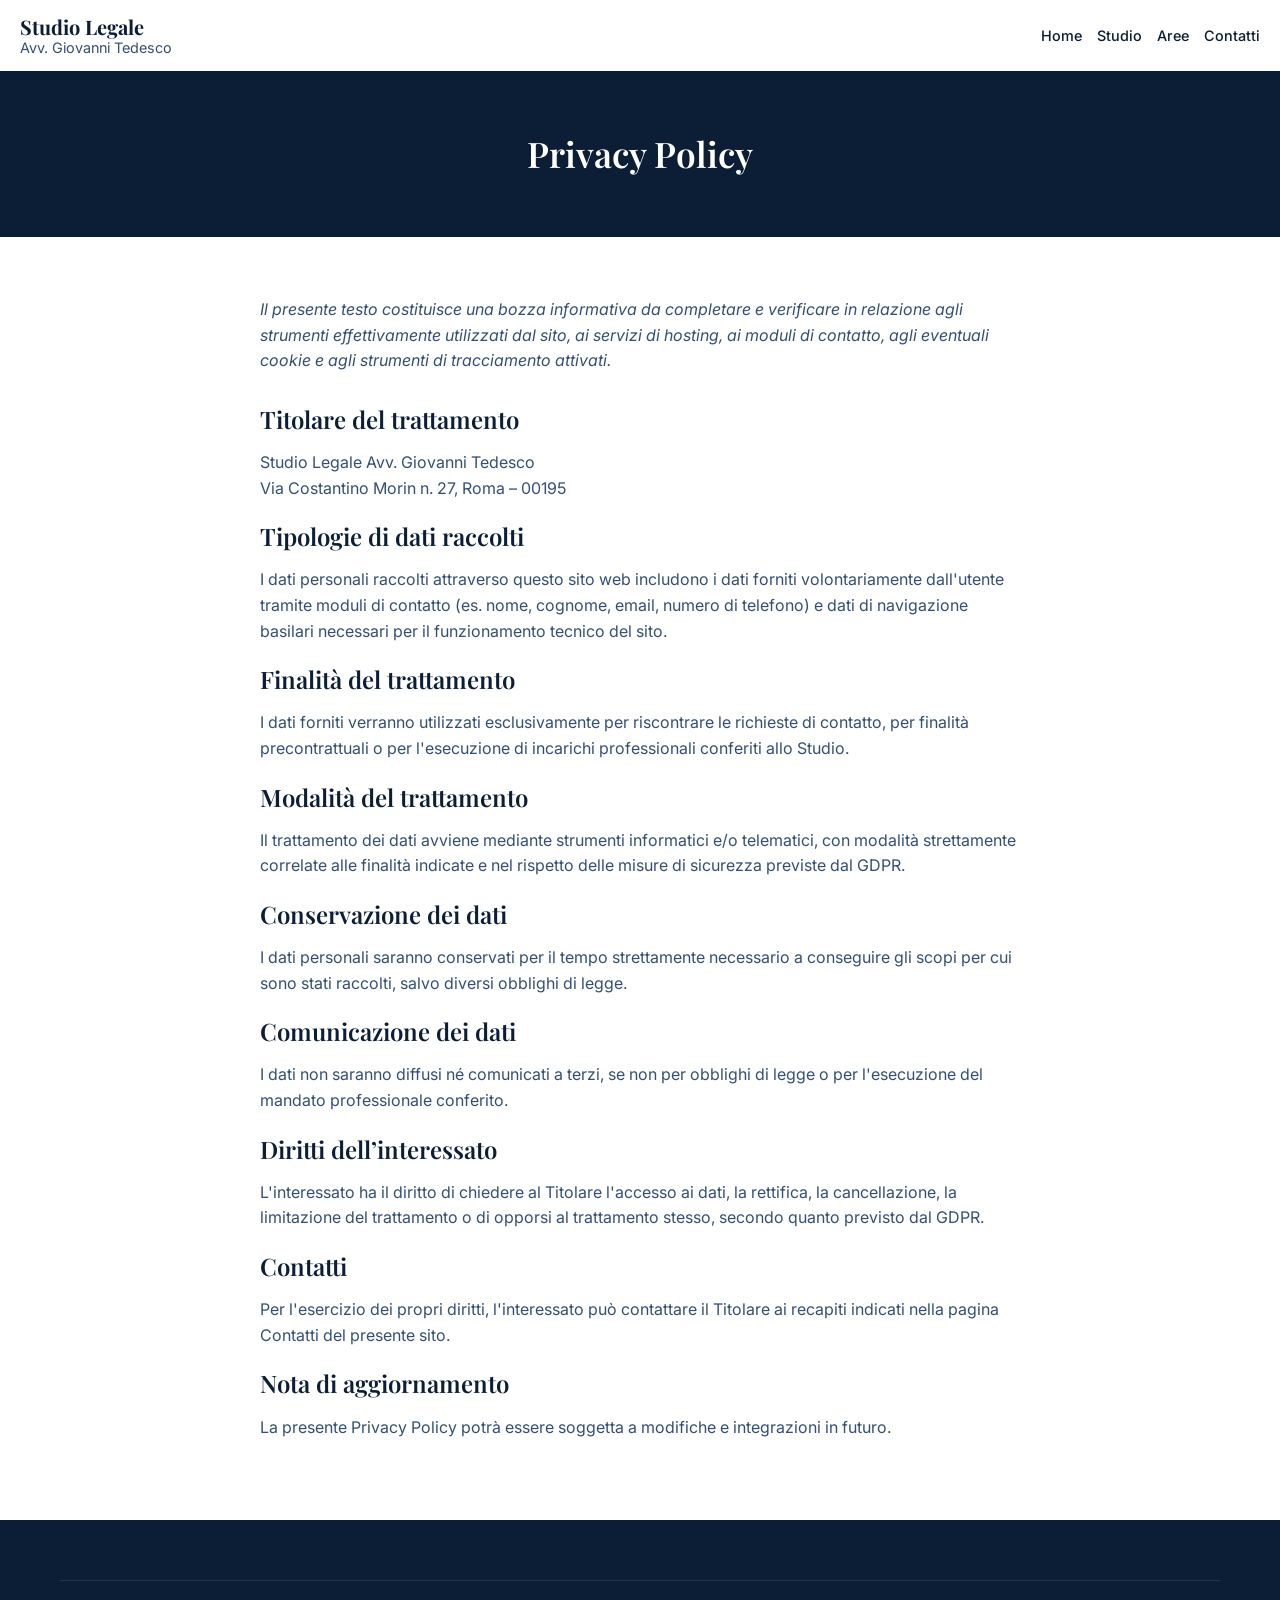
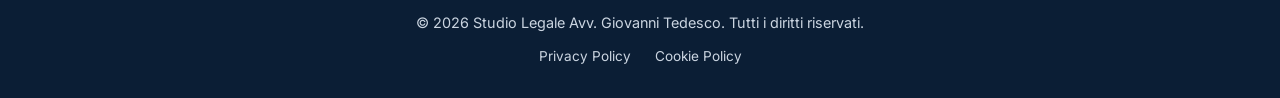
<file: privacy.html>
<!DOCTYPE html>
<html lang="it">
<head>
    <meta charset="UTF-8">
    <meta name="viewport" content="width=device-width, initial-scale=1.0">
    <title>Privacy Policy | Studio Legale Avv. Giovanni Tedesco Roma</title>
    <meta name="robots" content="noindex, nofollow">
    <link rel="preconnect" href="https://fonts.googleapis.com">
    <link rel="preconnect" href="https://fonts.gstatic.com" crossorigin>
    <link href="https://fonts.googleapis.com/css2?family=Inter:wght@400;500;600&family=Playfair+Display:wght@400;600;700&display=swap" rel="stylesheet">
    <link rel="stylesheet" href="style.css">
</head>
<body>

    <!-- Header -->
    <header class="header">
        <div class="container header-container">
            <div class="logo">
                <a href="index.html">
                    Studio Legale
                    <span>Avv. Giovanni Tedesco</span>
                </a>
            </div>
            <button class="menu-toggle" aria-label="Menu" aria-expanded="false">☰</button>
            <nav class="nav">
                <ul class="nav-list">
                    <li><a href="index.html" class="nav-link">Home</a></li>
                    <li><a href="studio.html" class="nav-link">Studio</a></li>
                    <li><a href="aree-attivita.html" class="nav-link">Aree</a></li>
                    <li><a href="contatti.html" class="nav-link">Contatti</a></li>
                </ul>
            </nav>
        </div>
    </header>

    <!-- Page Header -->
    <div class="page-header">
        <div class="container">
            <h1 class="page-title">Privacy Policy</h1>
        </div>
    </div>

    <!-- Page Content -->
    <div class="page-content section-bg">
        <div class="container" style="max-width: 800px;">
            <p><em>Il presente testo costituisce una bozza informativa da completare e verificare in relazione agli strumenti effettivamente utilizzati dal sito, ai servizi di hosting, ai moduli di contatto, agli eventuali cookie e agli strumenti di tracciamento attivati.</em></p>
            
            <h2 style="margin-top: 30px; margin-bottom: 15px;">Titolare del trattamento</h2>
            <p style="margin-bottom: 20px;">Studio Legale Avv. Giovanni Tedesco<br>Via Costantino Morin n. 27, Roma – 00195</p>

            <h2 style="margin-bottom: 15px;">Tipologie di dati raccolti</h2>
            <p style="margin-bottom: 20px;">I dati personali raccolti attraverso questo sito web includono i dati forniti volontariamente dall'utente tramite moduli di contatto (es. nome, cognome, email, numero di telefono) e dati di navigazione basilari necessari per il funzionamento tecnico del sito.</p>

            <h2 style="margin-bottom: 15px;">Finalità del trattamento</h2>
            <p style="margin-bottom: 20px;">I dati forniti verranno utilizzati esclusivamente per riscontrare le richieste di contatto, per finalità precontrattuali o per l'esecuzione di incarichi professionali conferiti allo Studio.</p>

            <h2 style="margin-bottom: 15px;">Modalità del trattamento</h2>
            <p style="margin-bottom: 20px;">Il trattamento dei dati avviene mediante strumenti informatici e/o telematici, con modalità strettamente correlate alle finalità indicate e nel rispetto delle misure di sicurezza previste dal GDPR.</p>

            <h2 style="margin-bottom: 15px;">Conservazione dei dati</h2>
            <p style="margin-bottom: 20px;">I dati personali saranno conservati per il tempo strettamente necessario a conseguire gli scopi per cui sono stati raccolti, salvo diversi obblighi di legge.</p>

            <h2 style="margin-bottom: 15px;">Comunicazione dei dati</h2>
            <p style="margin-bottom: 20px;">I dati non saranno diffusi né comunicati a terzi, se non per obblighi di legge o per l'esecuzione del mandato professionale conferito.</p>

            <h2 style="margin-bottom: 15px;">Diritti dell’interessato</h2>
            <p style="margin-bottom: 20px;">L'interessato ha il diritto di chiedere al Titolare l'accesso ai dati, la rettifica, la cancellazione, la limitazione del trattamento o di opporsi al trattamento stesso, secondo quanto previsto dal GDPR.</p>

            <h2 style="margin-bottom: 15px;">Contatti</h2>
            <p style="margin-bottom: 20px;">Per l'esercizio dei propri diritti, l'interessato può contattare il Titolare ai recapiti indicati nella pagina Contatti del presente sito.</p>

            <h2 style="margin-bottom: 15px;">Nota di aggiornamento</h2>
            <p style="margin-bottom: 20px;">La presente Privacy Policy potrà essere soggetta a modifiche e integrazioni in futuro.</p>
        </div>
    </div>

    <!-- Footer -->
    <footer class="footer">
        <div class="container">
            <div class="footer-bottom">
                <p>&copy; 2026 Studio Legale Avv. Giovanni Tedesco. Tutti i diritti riservati.</p>
                <div class="footer-bottom-links">
                    <a href="privacy.html">Privacy Policy</a>
                    <a href="cookie.html">Cookie Policy</a>
                </div>
            </div>
        </div>
    </footer>

    <script src="main.js"></script>
</body>
</html>
</file>
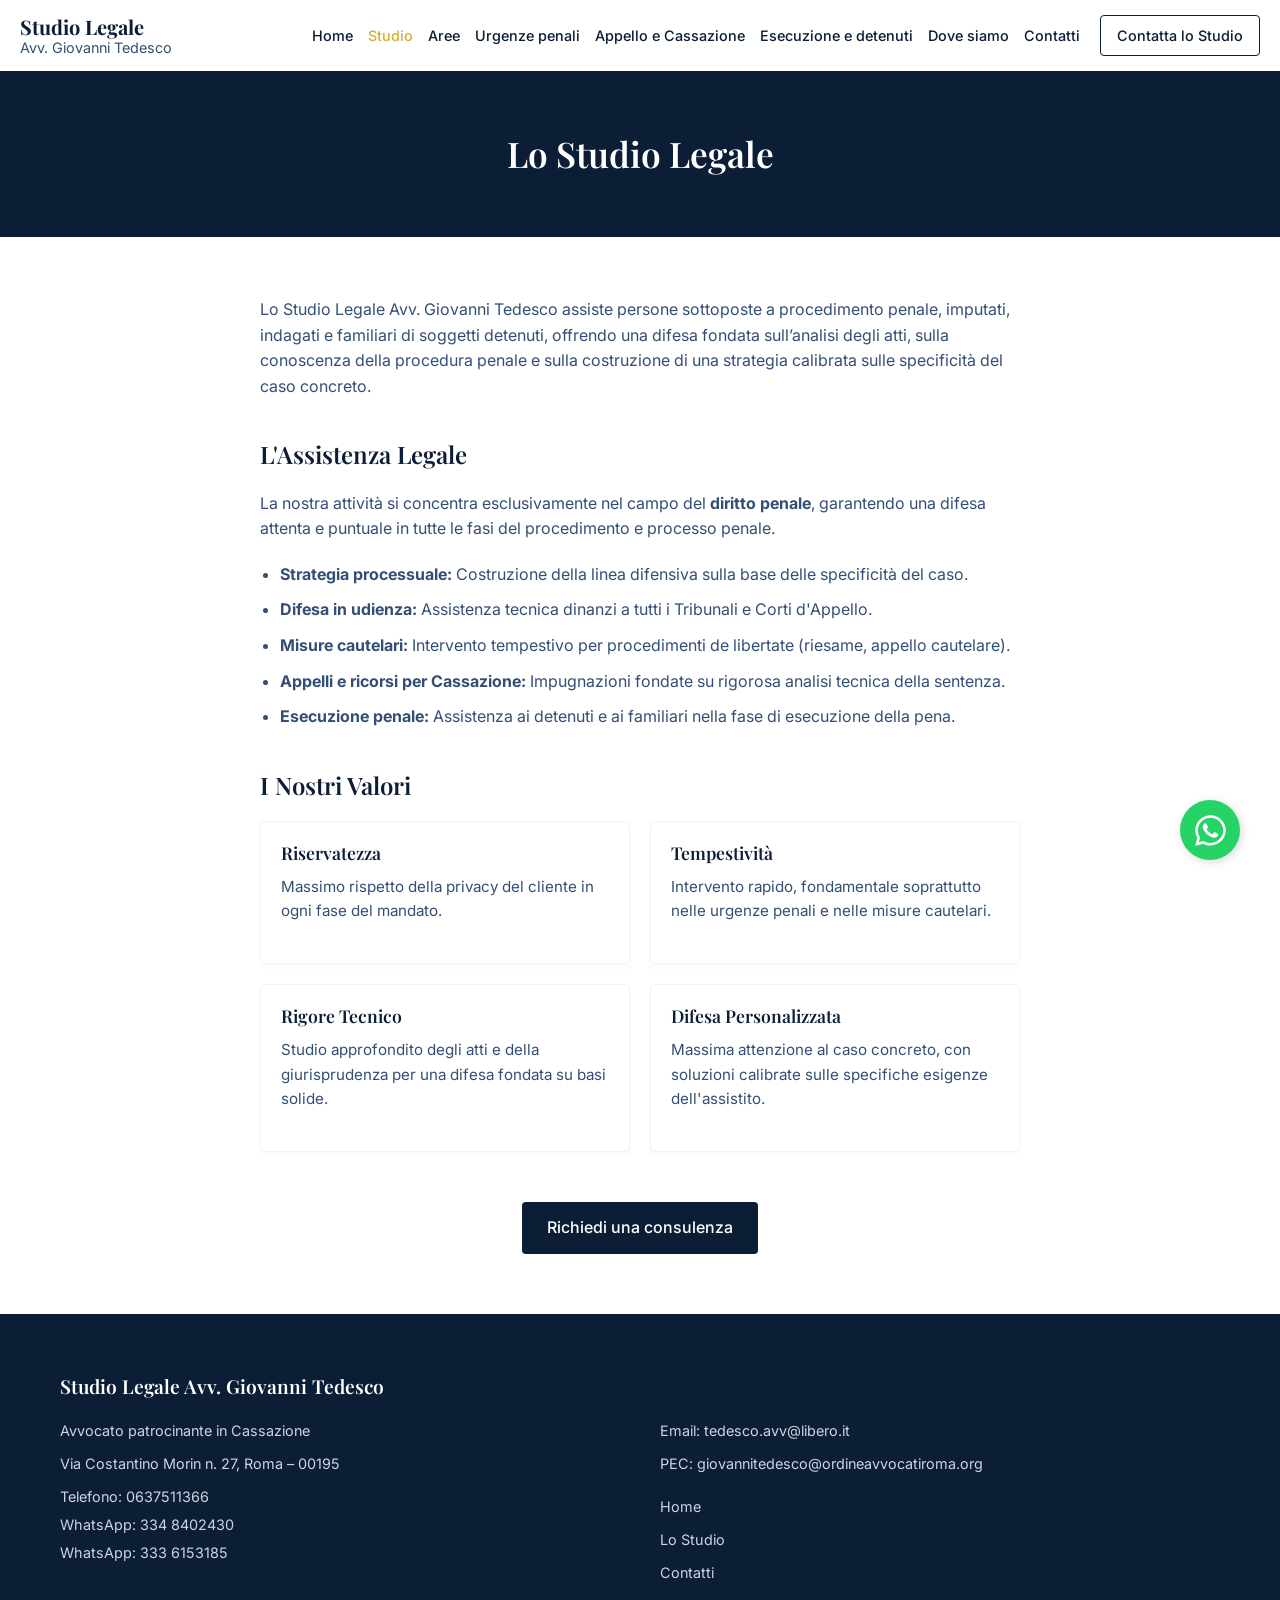
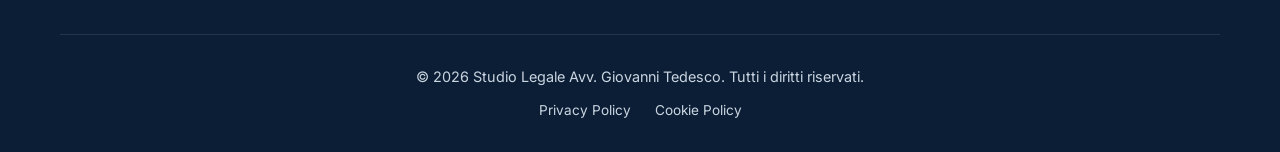
<file: studio.html>
<!DOCTYPE html>
<html lang="it">
<head>
    <meta charset="UTF-8">
    <meta name="viewport" content="width=device-width, initial-scale=1.0">
    <title>Lo Studio | Studio Legale Avv. Giovanni Tedesco Roma</title>
    <meta name="description" content="Lo Studio Legale Avv. Giovanni Tedesco assiste persone in procedimenti penali, indagati, imputati e familiari di detenuti con rigore e riservatezza.">
    <link rel="preconnect" href="https://fonts.googleapis.com">
    <link rel="preconnect" href="https://fonts.gstatic.com" crossorigin>
    <link href="https://fonts.googleapis.com/css2?family=Inter:wght@400;500;600&family=Playfair+Display:wght@400;600;700&display=swap" rel="stylesheet">
    <link rel="stylesheet" href="style.css">
</head>
<body>

    <!-- Header -->
    <header class="header">
        <div class="container header-container">
            <div class="logo">
                <a href="index.html">
                    Studio Legale
                    <span>Avv. Giovanni Tedesco</span>
                </a>
            </div>
            <button class="menu-toggle" aria-label="Menu" aria-expanded="false">☰</button>
            <nav class="nav">
                <ul class="nav-list">
                    <li><a href="index.html" class="nav-link">Home</a></li>
                    <li><a href="studio.html" class="nav-link" style="color: var(--color-accent);">Studio</a></li>
                    <li><a href="aree-attivita.html" class="nav-link">Aree</a></li>
                    <li><a href="urgenze-penali.html" class="nav-link">Urgenze penali</a></li>
                    <li><a href="appello-cassazione.html" class="nav-link">Appello e Cassazione</a></li>
                    <li><a href="esecuzione-detenuti.html" class="nav-link">Esecuzione e detenuti</a></li>
                    <li><a href="contatti.html#dove-siamo" class="nav-link">Dove siamo</a></li>
                    <li><a href="contatti.html" class="nav-link">Contatti</a></li>
                </ul>
                <a href="contatti.html" class="btn btn-outline header-btn">Contatta lo Studio</a>
            </nav>
        </div>
    </header>

    <!-- Page Header -->
    <div class="page-header">
        <div class="container">
            <h1 class="page-title">Lo Studio Legale</h1>
        </div>
    </div>

    <!-- Page Content -->
    <div class="page-content section-bg">
        <div class="container" style="max-width: 800px;">
            <p>Lo Studio Legale Avv. Giovanni Tedesco assiste persone sottoposte a procedimento penale, imputati, indagati e familiari di soggetti detenuti, offrendo una difesa fondata sull’analisi degli atti, sulla conoscenza della procedura penale e sulla costruzione di una strategia calibrata sulle specificità del caso concreto.</p>
            
            <h2 style="margin-top: 40px; margin-bottom: 20px;">L'Assistenza Legale</h2>
            <p>La nostra attività si concentra esclusivamente nel campo del <strong>diritto penale</strong>, garantendo una difesa attenta e puntuale in tutte le fasi del procedimento e processo penale.</p>
            
            <ul>
                <li><strong>Strategia processuale:</strong> Costruzione della linea difensiva sulla base delle specificità del caso.</li>
                <li><strong>Difesa in udienza:</strong> Assistenza tecnica dinanzi a tutti i Tribunali e Corti d'Appello.</li>
                <li><strong>Misure cautelari:</strong> Intervento tempestivo per procedimenti de libertate (riesame, appello cautelare).</li>
                <li><strong>Appelli e ricorsi per Cassazione:</strong> Impugnazioni fondate su rigorosa analisi tecnica della sentenza.</li>
                <li><strong>Esecuzione penale:</strong> Assistenza ai detenuti e ai familiari nella fase di esecuzione della pena.</li>
            </ul>

            <h2 style="margin-top: 40px; margin-bottom: 20px;">I Nostri Valori</h2>
            <div class="grid-2" style="margin-top: 20px; gap: 20px;">
                <div class="card" style="padding: 20px;">
                    <h3 style="font-size: 1.1rem; margin-bottom: 10px;">Riservatezza</h3>
                    <p style="font-size: 0.95rem;">Massimo rispetto della privacy del cliente in ogni fase del mandato.</p>
                </div>
                <div class="card" style="padding: 20px;">
                    <h3 style="font-size: 1.1rem; margin-bottom: 10px;">Tempestività</h3>
                    <p style="font-size: 0.95rem;">Intervento rapido, fondamentale soprattutto nelle urgenze penali e nelle misure cautelari.</p>
                </div>
                <div class="card" style="padding: 20px;">
                    <h3 style="font-size: 1.1rem; margin-bottom: 10px;">Rigore Tecnico</h3>
                    <p style="font-size: 0.95rem;">Studio approfondito degli atti e della giurisprudenza per una difesa fondata su basi solide.</p>
                </div>
                <div class="card" style="padding: 20px;">
                    <h3 style="font-size: 1.1rem; margin-bottom: 10px;">Difesa Personalizzata</h3>
                    <p style="font-size: 0.95rem;">Massima attenzione al caso concreto, con soluzioni calibrate sulle specifiche esigenze dell'assistito.</p>
                </div>
            </div>

            <div style="margin-top: 50px; text-align: center;">
                <a href="contatti.html" class="btn btn-primary">Richiedi una consulenza</a>
            </div>
        </div>
    </div>

    <!-- Footer -->
    <footer class="footer">
        <div class="container">
            <div class="footer-grid">
                <div>
                    <h3>Studio Legale Avv. Giovanni Tedesco</h3>
                    <p style="margin-bottom: 10px;">Avvocato patrocinante in Cassazione</p>
                    <p style="margin-bottom: 10px;">Via Costantino Morin n. 27, Roma – 00195</p>
                    <p style="margin-bottom: 5px;">Telefono: <a href="tel:+390637511366" style="color: #cbd5e1;">0637511366</a></p>
                    <p style="margin-bottom: 5px;">WhatsApp: <a href="https://wa.me/393348402430" target="_blank" rel="noopener" style="color: #cbd5e1;">334 8402430</a></p>
                    <p style="margin-bottom: 10px;">WhatsApp: <a href="https://wa.me/393336153185" target="_blank" rel="noopener" style="color: #cbd5e1;">333 6153185</a></p>
                </div>
                <div>
                    <h3 style="visibility: hidden;">Recapiti Online</h3>
                    <p style="margin-bottom: 10px;">Email: <a href="mailto:tedesco.avv@libero.it" style="color: #cbd5e1;">tedesco.avv@libero.it</a></p>
                    <p style="margin-bottom: 20px;">PEC: <a href="mailto:giovannitedesco@ordineavvocatiroma.org" style="color: #cbd5e1;">giovannitedesco@ordineavvocatiroma.org</a></p>
                    <ul class="footer-links">
                        <li><a href="index.html">Home</a></li>
                        <li><a href="studio.html">Lo Studio</a></li>
                        <li><a href="contatti.html">Contatti</a></li>
                    </ul>
                </div>
            </div>
            <div class="footer-bottom">
                <p>&copy; 2026 Studio Legale Avv. Giovanni Tedesco. Tutti i diritti riservati.</p>
                <div class="footer-bottom-links">
                    <a href="privacy.html">Privacy Policy</a>
                    <a href="cookie.html">Cookie Policy</a>
                </div>
            </div>
        </div>
    </footer>

    <!-- WhatsApp Floating Button -->
    <a href="https://wa.me/393348402430" class="wa-float" target="_blank" rel="noopener" aria-label="Contattaci su WhatsApp">
        <svg xmlns="http://www.w3.org/2000/svg" viewBox="0 0 448 512"><path d="M380.9 97.1C339 55.1 283.2 32 223.9 32c-122.4 0-222 99.6-222 222 0 39.1 10.2 77.3 29.6 111L0 480l117.7-30.9c32.4 17.7 68.9 27 106.1 27h.1c122.3 0 224.1-99.6 224.1-222 0-59.3-25.2-115-67.1-157.1zm-157 341.6c-33.2 0-65.7-8.9-94-25.7l-6.7-4-69.8 18.3L72 359.2l-4.4-7c-18.5-29.4-28.2-63.3-28.2-98.2 0-101.7 82.8-184.5 184.6-184.5 49.3 0 95.6 19.2 130.4 54.1 34.8 34.9 56.2 81.2 56.1 130.5 0 101.8-84.9 184.6-186.6 184.6zm101.2-138.2c-5.5-2.8-32.8-16.2-37.9-18-5.1-1.9-8.8-2.8-12.5 2.8-3.7 5.6-14.3 18-17.6 21.8-3.2 3.7-6.5 4.2-12 1.4-32.6-16.3-54-29.1-75.5-66-5.7-9.8 5.7-9.1 16.3-30.3 1.8-3.7 .9-6.9-.5-9.7-1.4-2.8-12.5-30.1-17.1-41.2-4.5-10.8-9.1-9.3-12.5-9.5-3.2-.2-6.9-.2-10.6-.2-3.7 0-9.7 1.4-14.8 6.9-5.1 5.6-19.4 19-19.4 46.3 0 27.3 19.9 53.7 22.6 57.4 2.8 3.7 39.1 59.7 94.8 83.8 35.2 15.2 49 16.5 66.6 13.9 10.7-1.6 32.8-13.4 37.4-26.4 4.6-13 4.6-24.1 3.2-26.4-1.3-2.5-5-3.9-10.5-6.6z"/></svg>
    </a>

    <!-- Mobile Bottom Bar -->
    <div class="mobile-bottom-bar">
        <div class="mobile-bottom-grid">
            <a href="tel:+390637511366" class="mobile-bar-btn" style="color: var(--color-primary);">
                <svg xmlns="http://www.w3.org/2000/svg" viewBox="0 0 512 512"><path fill="currentColor" d="M164.9 24.6c-7.7-18.6-28-28.5-47.4-23.2l-88 24C12.1 30.2 0 46 0 64C0 311.4 200.6 512 448 512c18 0 33.8-12.1 38.6-29.5l24-88c5.3-19.4-4.6-39.7-23.2-47.4l-96-40c-16.3-6.8-35.2-2.1-46.3 11.6L304.7 368C234.3 334.7 177.3 277.7 144 207.3L193.3 167c13.7-11.2 18.4-30 11.6-46.3l-40-96z"/></svg>
                Chiama
            </a>
            <a href="https://wa.me/393348402430" target="_blank" rel="noopener" class="mobile-bar-btn" style="color: #25d366;">
                <svg xmlns="http://www.w3.org/2000/svg" viewBox="0 0 448 512"><path fill="currentColor" d="M380.9 97.1C339 55.1 283.2 32 223.9 32c-122.4 0-222 99.6-222 222 0 39.1 10.2 77.3 29.6 111L0 480l117.7-30.9c32.4 17.7 68.9 27 106.1 27h.1c122.3 0 224.1-99.6 224.1-222 0-59.3-25.2-115-67.1-157.1zm-157 341.6c-33.2 0-65.7-8.9-94-25.7l-6.7-4-69.8 18.3L72 359.2l-4.4-7c-18.5-29.4-28.2-63.3-28.2-98.2 0-101.7 82.8-184.5 184.6-184.5 49.3 0 95.6 19.2 130.4 54.1 34.8 34.9 56.2 81.2 56.1 130.5 0 101.8-84.9 184.6-186.6 184.6zm101.2-138.2c-5.5-2.8-32.8-16.2-37.9-18-5.1-1.9-8.8-2.8-12.5 2.8-3.7 5.6-14.3 18-17.6 21.8-3.2 3.7-6.5 4.2-12 1.4-32.6-16.3-54-29.1-75.5-66-5.7-9.8 5.7-9.1 16.3-30.3 1.8-3.7 .9-6.9-.5-9.7-1.4-2.8-12.5-30.1-17.1-41.2-4.5-10.8-9.1-9.3-12.5-9.5-3.2-.2-6.9-.2-10.6-.2-3.7 0-9.7 1.4-14.8 6.9-5.1 5.6-19.4 19-19.4 46.3 0 27.3 19.9 53.7 22.6 57.4 2.8 3.7 39.1 59.7 94.8 83.8 35.2 15.2 49 16.5 66.6 13.9 10.7-1.6 32.8-13.4 37.4-26.4 4.6-13 4.6-24.1 3.2-26.4-1.3-2.5-5-3.9-10.5-6.6z"/></svg>
                WA 334
            </a>
            <a href="https://wa.me/393336153185" target="_blank" rel="noopener" class="mobile-bar-btn" style="color: #25d366;">
                <svg xmlns="http://www.w3.org/2000/svg" viewBox="0 0 448 512"><path fill="currentColor" d="M380.9 97.1C339 55.1 283.2 32 223.9 32c-122.4 0-222 99.6-222 222 0 39.1 10.2 77.3 29.6 111L0 480l117.7-30.9c32.4 17.7 68.9 27 106.1 27h.1c122.3 0 224.1-99.6 224.1-222 0-59.3-25.2-115-67.1-157.1zm-157 341.6c-33.2 0-65.7-8.9-94-25.7l-6.7-4-69.8 18.3L72 359.2l-4.4-7c-18.5-29.4-28.2-63.3-28.2-98.2 0-101.7 82.8-184.5 184.6-184.5 49.3 0 95.6 19.2 130.4 54.1 34.8 34.9 56.2 81.2 56.1 130.5 0 101.8-84.9 184.6-186.6 184.6zm101.2-138.2c-5.5-2.8-32.8-16.2-37.9-18-5.1-1.9-8.8-2.8-12.5 2.8-3.7 5.6-14.3 18-17.6 21.8-3.2 3.7-6.5 4.2-12 1.4-32.6-16.3-54-29.1-75.5-66-5.7-9.8 5.7-9.1 16.3-30.3 1.8-3.7 .9-6.9-.5-9.7-1.4-2.8-12.5-30.1-17.1-41.2-4.5-10.8-9.1-9.3-12.5-9.5-3.2-.2-6.9-.2-10.6-.2-3.7 0-9.7 1.4-14.8 6.9-5.1 5.6-19.4 19-19.4 46.3 0 27.3 19.9 53.7 22.6 57.4 2.8 3.7 39.1 59.7 94.8 83.8 35.2 15.2 49 16.5 66.6 13.9 10.7-1.6 32.8-13.4 37.4-26.4 4.6-13 4.6-24.1 3.2-26.4-1.3-2.5-5-3.9-10.5-6.6z"/></svg>
                WA 333
            </a>
        </div>
    </div>

    <script src="main.js"></script>
</body>
</html>
</file>
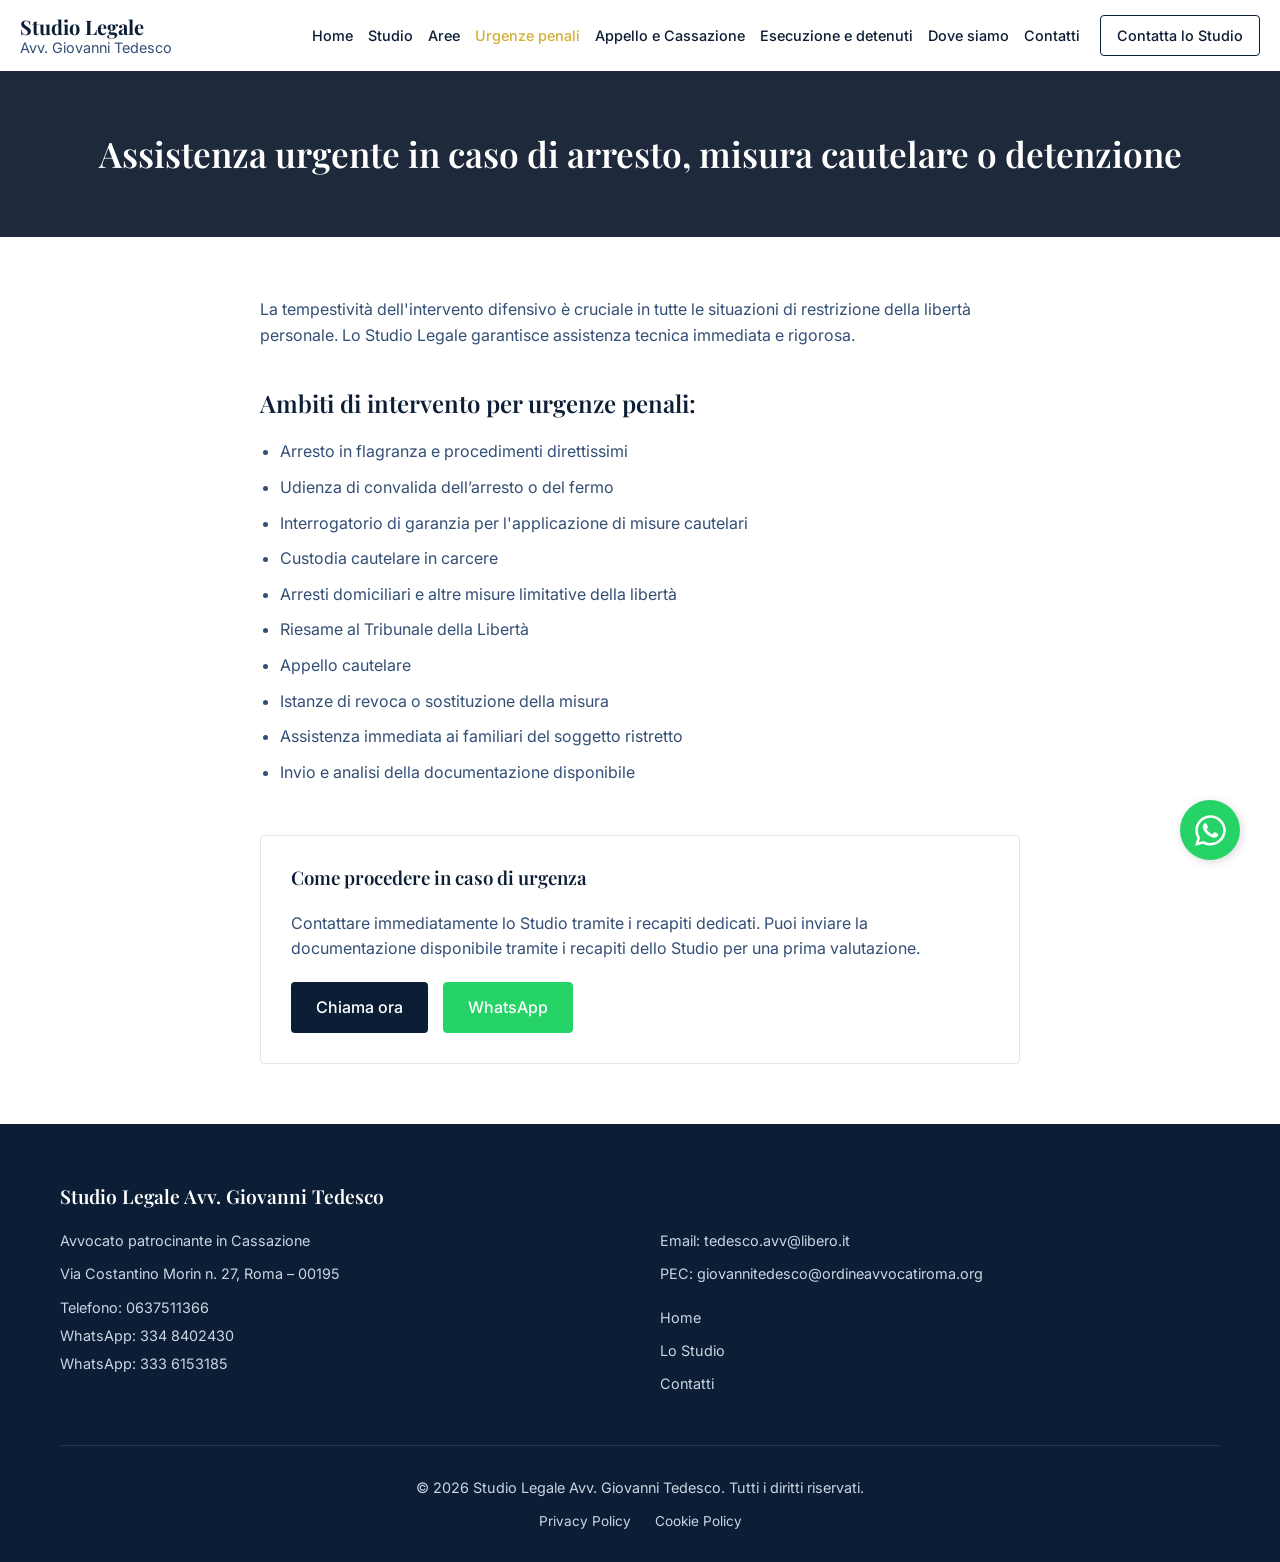
<file: urgenze-penali.html>
<!DOCTYPE html>
<html lang="it">
<head>
    <meta charset="UTF-8">
    <meta name="viewport" content="width=device-width, initial-scale=1.0">
    <title>Urgenze Penali | Studio Legale Avv. Giovanni Tedesco Roma</title>
    <meta name="description" content="Assistenza urgente in caso di arresto, misura cautelare o detenzione a Roma. Contatta tempestivamente lo Studio Legale Avv. Giovanni Tedesco.">
    <link rel="preconnect" href="https://fonts.googleapis.com">
    <link rel="preconnect" href="https://fonts.gstatic.com" crossorigin>
    <link href="https://fonts.googleapis.com/css2?family=Inter:wght@400;500;600&family=Playfair+Display:wght@400;600;700&display=swap" rel="stylesheet">
    <link rel="stylesheet" href="style.css">
</head>
<body>

    <!-- Header -->
    <header class="header">
        <div class="container header-container">
            <div class="logo">
                <a href="index.html">
                    Studio Legale
                    <span>Avv. Giovanni Tedesco</span>
                </a>
            </div>
            <button class="menu-toggle" aria-label="Menu" aria-expanded="false">☰</button>
            <nav class="nav">
                <ul class="nav-list">
                    <li><a href="index.html" class="nav-link">Home</a></li>
                    <li><a href="studio.html" class="nav-link">Studio</a></li>
                    <li><a href="aree-attivita.html" class="nav-link">Aree</a></li>
                    <li><a href="urgenze-penali.html" class="nav-link" style="color: var(--color-accent);">Urgenze penali</a></li>
                    <li><a href="appello-cassazione.html" class="nav-link">Appello e Cassazione</a></li>
                    <li><a href="esecuzione-detenuti.html" class="nav-link">Esecuzione e detenuti</a></li>
                    <li><a href="contatti.html#dove-siamo" class="nav-link">Dove siamo</a></li>
                    <li><a href="contatti.html" class="nav-link">Contatti</a></li>
                </ul>
                <a href="contatti.html" class="btn btn-outline header-btn">Contatta lo Studio</a>
            </nav>
        </div>
    </header>

    <!-- Page Header -->
    <div class="page-header" style="background-color: #1e293b;">
        <div class="container">
            <h1 class="page-title">Assistenza urgente in caso di arresto, misura cautelare o detenzione</h1>
        </div>
    </div>

    <!-- Page Content -->
    <div class="page-content section-bg">
        <div class="container" style="max-width: 800px;">
            <p>La tempestività dell'intervento difensivo è cruciale in tutte le situazioni di restrizione della libertà personale. Lo Studio Legale garantisce assistenza tecnica immediata e rigorosa.</p>
            
            <h2 style="margin-top: 40px; margin-bottom: 20px;">Ambiti di intervento per urgenze penali:</h2>
            <ul>
                <li>Arresto in flagranza e procedimenti direttissimi</li>
                <li>Udienza di convalida dell’arresto o del fermo</li>
                <li>Interrogatorio di garanzia per l'applicazione di misure cautelari</li>
                <li>Custodia cautelare in carcere</li>
                <li>Arresti domiciliari e altre misure limitative della libertà</li>
                <li>Riesame al Tribunale della Libertà</li>
                <li>Appello cautelare</li>
                <li>Istanze di revoca o sostituzione della misura</li>
                <li>Assistenza immediata ai familiari del soggetto ristretto</li>
                <li>Invio e analisi della documentazione disponibile</li>
            </ul>

            <div style="margin-top: 50px; padding: 30px; border: 1px solid rgba(0,0,0,0.1); border-radius: 4px; background-color: var(--color-secondary);">
                <h3 style="margin-bottom: 20px; color: var(--color-primary);">Come procedere in caso di urgenza</h3>
                <p style="margin-bottom: 20px;">Contattare immediatamente lo Studio tramite i recapiti dedicati. Puoi inviare la documentazione disponibile tramite i recapiti dello Studio per una prima valutazione.</p>
                <div style="display: flex; gap: 15px; flex-wrap: wrap;">
                    <a href="tel:+390637511366" class="btn btn-primary">Chiama ora</a>
                    <a href="https://wa.me/393348402430" target="_blank" rel="noopener" class="btn btn-outline" style="background-color: #25d366; color: #fff; border-color: #25d366;">WhatsApp</a>
                </div>
            </div>
        </div>
    </div>

    <!-- Footer -->
    <footer class="footer">
        <div class="container">
            <div class="footer-grid">
                <div>
                    <h3>Studio Legale Avv. Giovanni Tedesco</h3>
                    <p style="margin-bottom: 10px;">Avvocato patrocinante in Cassazione</p>
                    <p style="margin-bottom: 10px;">Via Costantino Morin n. 27, Roma – 00195</p>
                    <p style="margin-bottom: 5px;">Telefono: <a href="tel:+390637511366" style="color: #cbd5e1;">0637511366</a></p>
                    <p style="margin-bottom: 5px;">WhatsApp: <a href="https://wa.me/393348402430" target="_blank" rel="noopener" style="color: #cbd5e1;">334 8402430</a></p>
                    <p style="margin-bottom: 10px;">WhatsApp: <a href="https://wa.me/393336153185" target="_blank" rel="noopener" style="color: #cbd5e1;">333 6153185</a></p>
                </div>
                <div>
                    <h3 style="visibility: hidden;">Recapiti Online</h3>
                    <p style="margin-bottom: 10px;">Email: <a href="mailto:tedesco.avv@libero.it" style="color: #cbd5e1;">tedesco.avv@libero.it</a></p>
                    <p style="margin-bottom: 20px;">PEC: <a href="mailto:giovannitedesco@ordineavvocatiroma.org" style="color: #cbd5e1;">giovannitedesco@ordineavvocatiroma.org</a></p>
                    <ul class="footer-links">
                        <li><a href="index.html">Home</a></li>
                        <li><a href="studio.html">Lo Studio</a></li>
                        <li><a href="contatti.html">Contatti</a></li>
                    </ul>
                </div>
            </div>
            <div class="footer-bottom">
                <p>&copy; 2026 Studio Legale Avv. Giovanni Tedesco. Tutti i diritti riservati.</p>
                <div class="footer-bottom-links">
                    <a href="privacy.html">Privacy Policy</a>
                    <a href="cookie.html">Cookie Policy</a>
                </div>
            </div>
        </div>
    </footer>

    <!-- WhatsApp Floating Button -->
    <a href="https://wa.me/393348402430" class="wa-float" target="_blank" rel="noopener" aria-label="Contattaci su WhatsApp">
        <svg xmlns="http://www.w3.org/2000/svg" viewBox="0 0 448 512"><path d="M380.9 97.1C339 55.1 283.2 32 223.9 32c-122.4 0-222 99.6-222 222 0 39.1 10.2 77.3 29.6 111L0 480l117.7-30.9c32.4 17.7 68.9 27 106.1 27h.1c122.3 0 224.1-99.6 224.1-222 0-59.3-25.2-115-67.1-157.1zm-157 341.6c-33.2 0-65.7-8.9-94-25.7l-6.7-4-69.8 18.3L72 359.2l-4.4-7c-18.5-29.4-28.2-63.3-28.2-98.2 0-101.7 82.8-184.5 184.6-184.5 49.3 0 95.6 19.2 130.4 54.1 34.8 34.9 56.2 81.2 56.1 130.5 0 101.8-84.9 184.6-186.6 184.6zm101.2-138.2c-5.5-2.8-32.8-16.2-37.9-18-5.1-1.9-8.8-2.8-12.5 2.8-3.7 5.6-14.3 18-17.6 21.8-3.2 3.7-6.5 4.2-12 1.4-32.6-16.3-54-29.1-75.5-66-5.7-9.8 5.7-9.1 16.3-30.3 1.8-3.7 .9-6.9-.5-9.7-1.4-2.8-12.5-30.1-17.1-41.2-4.5-10.8-9.1-9.3-12.5-9.5-3.2-.2-6.9-.2-10.6-.2-3.7 0-9.7 1.4-14.8 6.9-5.1 5.6-19.4 19-19.4 46.3 0 27.3 19.9 53.7 22.6 57.4 2.8 3.7 39.1 59.7 94.8 83.8 35.2 15.2 49 16.5 66.6 13.9 10.7-1.6 32.8-13.4 37.4-26.4 4.6-13 4.6-24.1 3.2-26.4-1.3-2.5-5-3.9-10.5-6.6z"/></svg>
    </a>

    <!-- Mobile Bottom Bar -->
    <div class="mobile-bottom-bar">
        <div class="mobile-bottom-grid">
            <a href="tel:+390637511366" class="mobile-bar-btn" style="color: var(--color-primary);">
                <svg xmlns="http://www.w3.org/2000/svg" viewBox="0 0 512 512"><path fill="currentColor" d="M164.9 24.6c-7.7-18.6-28-28.5-47.4-23.2l-88 24C12.1 30.2 0 46 0 64C0 311.4 200.6 512 448 512c18 0 33.8-12.1 38.6-29.5l24-88c5.3-19.4-4.6-39.7-23.2-47.4l-96-40c-16.3-6.8-35.2-2.1-46.3 11.6L304.7 368C234.3 334.7 177.3 277.7 144 207.3L193.3 167c13.7-11.2 18.4-30 11.6-46.3l-40-96z"/></svg>
                Chiama
            </a>
            <a href="https://wa.me/393348402430" target="_blank" rel="noopener" class="mobile-bar-btn" style="color: #25d366;">
                <svg xmlns="http://www.w3.org/2000/svg" viewBox="0 0 448 512"><path fill="currentColor" d="M380.9 97.1C339 55.1 283.2 32 223.9 32c-122.4 0-222 99.6-222 222 0 39.1 10.2 77.3 29.6 111L0 480l117.7-30.9c32.4 17.7 68.9 27 106.1 27h.1c122.3 0 224.1-99.6 224.1-222 0-59.3-25.2-115-67.1-157.1zm-157 341.6c-33.2 0-65.7-8.9-94-25.7l-6.7-4-69.8 18.3L72 359.2l-4.4-7c-18.5-29.4-28.2-63.3-28.2-98.2 0-101.7 82.8-184.5 184.6-184.5 49.3 0 95.6 19.2 130.4 54.1 34.8 34.9 56.2 81.2 56.1 130.5 0 101.8-84.9 184.6-186.6 184.6zm101.2-138.2c-5.5-2.8-32.8-16.2-37.9-18-5.1-1.9-8.8-2.8-12.5 2.8-3.7 5.6-14.3 18-17.6 21.8-3.2 3.7-6.5 4.2-12 1.4-32.6-16.3-54-29.1-75.5-66-5.7-9.8 5.7-9.1 16.3-30.3 1.8-3.7 .9-6.9-.5-9.7-1.4-2.8-12.5-30.1-17.1-41.2-4.5-10.8-9.1-9.3-12.5-9.5-3.2-.2-6.9-.2-10.6-.2-3.7 0-9.7 1.4-14.8 6.9-5.1 5.6-19.4 19-19.4 46.3 0 27.3 19.9 53.7 22.6 57.4 2.8 3.7 39.1 59.7 94.8 83.8 35.2 15.2 49 16.5 66.6 13.9 10.7-1.6 32.8-13.4 37.4-26.4 4.6-13 4.6-24.1 3.2-26.4-1.3-2.5-5-3.9-10.5-6.6z"/></svg>
                WA 334
            </a>
            <a href="https://wa.me/393336153185" target="_blank" rel="noopener" class="mobile-bar-btn" style="color: #25d366;">
                <svg xmlns="http://www.w3.org/2000/svg" viewBox="0 0 448 512"><path fill="currentColor" d="M380.9 97.1C339 55.1 283.2 32 223.9 32c-122.4 0-222 99.6-222 222 0 39.1 10.2 77.3 29.6 111L0 480l117.7-30.9c32.4 17.7 68.9 27 106.1 27h.1c122.3 0 224.1-99.6 224.1-222 0-59.3-25.2-115-67.1-157.1zm-157 341.6c-33.2 0-65.7-8.9-94-25.7l-6.7-4-69.8 18.3L72 359.2l-4.4-7c-18.5-29.4-28.2-63.3-28.2-98.2 0-101.7 82.8-184.5 184.6-184.5 49.3 0 95.6 19.2 130.4 54.1 34.8 34.9 56.2 81.2 56.1 130.5 0 101.8-84.9 184.6-186.6 184.6zm101.2-138.2c-5.5-2.8-32.8-16.2-37.9-18-5.1-1.9-8.8-2.8-12.5 2.8-3.7 5.6-14.3 18-17.6 21.8-3.2 3.7-6.5 4.2-12 1.4-32.6-16.3-54-29.1-75.5-66-5.7-9.8 5.7-9.1 16.3-30.3 1.8-3.7 .9-6.9-.5-9.7-1.4-2.8-12.5-30.1-17.1-41.2-4.5-10.8-9.1-9.3-12.5-9.5-3.2-.2-6.9-.2-10.6-.2-3.7 0-9.7 1.4-14.8 6.9-5.1 5.6-19.4 19-19.4 46.3 0 27.3 19.9 53.7 22.6 57.4 2.8 3.7 39.1 59.7 94.8 83.8 35.2 15.2 49 16.5 66.6 13.9 10.7-1.6 32.8-13.4 37.4-26.4 4.6-13 4.6-24.1 3.2-26.4-1.3-2.5-5-3.9-10.5-6.6z"/></svg>
                WA 333
            </a>
        </div>
    </div>

    <script src="main.js"></script>
</body>
</html>
</file>
<file: style.css>
/* style.css */
:root {
  --color-primary: #0B1E35; /* Midnight blue */
  --color-secondary: #0f172a00; /* Ivory / Off-white */
  --color-text: #344f75; /* Dark grey */
  --color-accent: #d4af37; /* Discrete gold */
  --color-white: #ffffff;
  --font-serif: 'Playfair Display', serif;
  --font-sans: 'Inter', -apple-system, BlinkMacSystemFont, "Segoe UI", Roboto, Helvetica, Arial, sans-serif;
  --transition-speed: 0.3s;
}

* {
  margin: 0;
  padding: 0;
  box-sizing: border-box;
}

body {
  font-family: var(--font-sans);
  color: var(--color-text);
  background-color: var(--color-secondary);
  line-height: 1.6;
  font-size: 16px;
  overflow-x: hidden;
}

h1, h2, h3, h4, h5, h6 {
  font-family: var(--font-serif);
  color: var(--color-primary);
  font-weight: 600;
  line-height: 1.3;
}

a {
  text-decoration: none;
  color: var(--color-primary);
  transition: color var(--transition-speed) ease;
}

a:hover {
  color: var(--color-accent);
}

img {
  max-width: 100%;
  height: auto;
  display: block;
}

/* Container */
.container {
  max-width: 1200px;
  margin: 0 auto;
  padding: 0 20px;
}

/* Buttons */
.btn {
  display: inline-block;
  padding: 12px 24px;
  font-family: var(--font-sans);
  font-weight: 500;
  font-size: 1rem;
  text-align: center;
  border: 1px solid transparent;
  cursor: pointer;
  transition: all var(--transition-speed) ease;
  border-radius: 4px;
}

.btn-primary {
  background-color: var(--color-primary);
  color: var(--color-white);
}

.btn-primary:hover {
  background-color: var(--color-accent);
  color: var(--color-white);
}

.btn-outline {
  background-color: transparent;
  color: var(--color-primary);
  border-color: var(--color-primary);
}

.btn-outline:hover {
  background-color: var(--color-primary);
  color: var(--color-white);
}

/* Header */
.header {
  position: sticky;
  top: 0;
  background-color: var(--color-white);
  box-shadow: 0 2px 10px rgba(0, 0, 0, 0.05);
  z-index: 1000;
  padding: 15px 0;
}

.header .container {
  max-width: 1400px;
}

.header-container {
  display: flex;
  justify-content: space-between;
  align-items: center;
}

.logo a {
  font-family: var(--font-serif);
  font-size: 1.25rem;
  font-weight: 700;
  color: var(--color-primary);
  line-height: 1.2;
  display: flex;
  flex-direction: column;
  white-space: nowrap;
}

.logo span {
  font-size: 0.9rem;
  font-weight: 400;
  color: var(--color-text);
  font-family: var(--font-sans);
}

.nav {
  display: flex;
  align-items: center;
}

.nav-list {
  list-style: none;
  display: flex;
  gap: 15px;
}

.nav-link {
  font-size: 0.9rem;
  font-weight: 500;
  white-space: nowrap;
}

.menu-toggle {
  display: none;
  background: none;
  border: none;
  font-size: 1.5rem;
  color: var(--color-primary);
  cursor: pointer;
}

.header-btn {
  margin-left: 20px;
  padding: 8px 16px;
  font-size: 0.9rem;
  white-space: nowrap;
}

/* Hero Section */
.hero {
  position: relative;
  min-height: 78vh;
  display: flex;
  align-items: center;
  background:
    linear-gradient(90deg, rgba(5, 18, 32, 0.92) 0%, rgba(5, 18, 32, 0.78) 42%, rgba(5, 18, 32, 0.35) 100%),
    url("img/hero-legale.png");
  background-size: cover;
  background-position: center right;
  background-repeat: no-repeat;
  color: #ffffff;
}

.hero .container,
.hero-content {
  position: relative;
  z-index: 2;
  text-align: left;
  max-width: 800px;
}

.hero h1,
.hero p {
  color: #ffffff;
}

.hero h1 {
  font-size: 2.8rem;
  margin-bottom: 20px;
}

.hero-subtitle {
  font-size: 1.1rem;
  margin-bottom: 40px;
  color: #cbd5e1;
}

.hero-actions {
  display: flex;
  justify-content: flex-start;
  gap: 15px;
  flex-wrap: wrap;
}

.hero-trust {
  margin-top: 50px;
  display: flex;
  justify-content: flex-start;
  gap: 30px;
  flex-wrap: wrap;
  font-size: 0.9rem;
  color: #cbd5e1;
}

.hero-trust span {
  position: relative;
}

.hero-trust span:not(:last-child)::after {
  content: "•";
  position: absolute;
  right: -18px;
  color: var(--color-accent);
}

/* Sections */
.section {
  padding: 80px 0;
}

.section-bg {
  background-color: var(--color-white);
}

.section-header {
  text-align: center;
  margin-bottom: 50px;
}

.section-title {
  font-size: 2rem;
  margin-bottom: 15px;
  position: relative;
  display: inline-block;
}

.section-title::after {
  content: '';
  position: absolute;
  bottom: -10px;
  left: 50%;
  transform: translateX(-50%);
  width: 50px;
  height: 2px;
  background-color: var(--color-accent);
}

/* Grid Layouts */
.grid-2 {
  display: grid;
  grid-template-columns: 1fr 1fr;
  gap: 40px;
  align-items: center;
}

.grid-3 {
  display: grid;
  grid-template-columns: repeat(3, 1fr);
  gap: 30px;
}

/* Cards */
.card {
  background-color: var(--color-secondary);
  padding: 30px;
  border-radius: 4px;
  box-shadow: 0 4px 6px rgba(0,0,0,0.02);
  border: 1px solid rgba(0,0,0,0.05);
  transition: transform var(--transition-speed) ease, box-shadow var(--transition-speed) ease;
}

.card:hover {
  transform: translateY(-5px);
  box-shadow: 0 10px 15px rgba(0,0,0,0.05);
}

.card-title {
  font-size: 1.25rem;
  margin-bottom: 15px;
  color: var(--color-primary);
}

/* Dove Siamo Section */
.where-section {
  background-color: var(--color-white);
}

.where-grid {
  display: grid;
  grid-template-columns: 1fr 1fr;
  gap: 40px;
}

.where-content {
  display: flex;
  flex-direction: column;
  justify-content: center;
}

.office-entrance-photo {
  margin-top: 20px;
  border-radius: 4px;
  box-shadow: 0 4px 10px rgba(0,0,0,0.1);
  width: 100%;
  max-width: 500px;
}

.map-frame {
  width: 100%;
  height: 100%;
  min-height: 420px;
  border-radius: 4px;
  box-shadow: 0 4px 10px rgba(0,0,0,0.05);
}

/* Contact Form */
.form-group {
  margin-bottom: 20px;
}

.form-label {
  display: block;
  margin-bottom: 8px;
  font-weight: 500;
}

.form-control {
  width: 100%;
  padding: 12px;
  border: 1px solid #cbd5e1;
  border-radius: 4px;
  font-family: var(--font-sans);
  font-size: 1rem;
}

.form-control:focus {
  outline: none;
  border-color: var(--color-primary);
  box-shadow: 0 0 0 2px rgba(15, 23, 42, 0.1);
}

textarea.form-control {
  resize: vertical;
  min-height: 120px;
}

.checkbox-group {
  display: flex;
  align-items: flex-start;
  gap: 10px;
  margin-bottom: 20px;
  font-size: 0.85rem;
}

.form-message {
  margin-top: 20px;
  padding: 15px;
  background-color: #f1f5f9;
  border-left: 4px solid var(--color-primary);
  display: none;
}

/* Footer */
.footer {
  background-color: var(--color-primary);
  color: #cbd5e1;
  padding: 60px 0 30px;
  font-size: 0.9rem;
}

.footer h3 {
  color: var(--color-white);
  font-size: 1.2rem;
  margin-bottom: 20px;
}

.footer-grid {
  display: grid;
  grid-template-columns: 1fr 1fr;
  gap: 40px;
  margin-bottom: 40px;
}

.footer-links {
  list-style: none;
}

.footer-links li {
  margin-bottom: 10px;
}

.footer-links a {
  color: #cbd5e1;
}

.footer-links a:hover {
  color: var(--color-accent);
}

.footer-bottom {
  text-align: center;
  padding-top: 30px;
  border-top: 1px solid rgba(255,255,255,0.1);
}

.footer-bottom-links {
  margin-top: 10px;
}

.footer-bottom-links a {
  color: #cbd5e1;
  margin: 0 10px;
  font-size: 0.85rem;
}

/* WhatsApp Float */
.wa-float {
  position: fixed;
  width: 60px;
  height: 60px;
  bottom: 40px;
  right: 40px;
  background-color: #25d366;
  color: #FFF;
  border-radius: 50px;
  text-align: center;
  font-size: 30px;
  box-shadow: 2px 2px 10px rgba(0,0,0,0.15);
  z-index: 100;
  display: flex;
  align-items: center;
  justify-content: center;
  transition: transform 0.3s ease;
}

.wa-float:hover {
  transform: scale(1.1);
  color: #FFF;
}

.wa-float svg {
  width: 35px;
  height: 35px;
  fill: currentColor;
}

/* Mobile Bottom Bar */
.mobile-bottom-bar {
  display: none;
  position: fixed;
  bottom: 0;
  left: 0;
  width: 100%;
  background-color: var(--color-white);
  box-shadow: 0 -2px 10px rgba(0,0,0,0.1);
  z-index: 99;
}

.mobile-bottom-grid {
  display: flex;
  justify-content: space-between;
}

.mobile-bar-btn {
  flex: 1;
  text-align: center;
  padding: 12px 5px;
  font-size: 0.8rem;
  font-weight: 500;
  border-right: 1px solid #eee;
  display: flex;
  flex-direction: column;
  align-items: center;
  gap: 4px;
}

.mobile-bar-btn:last-child {
  border-right: none;
}

.mobile-bar-btn svg {
  width: 20px;
  height: 20px;
}

/* Content Pages */
.page-header {
  background-color: var(--color-primary);
  color: var(--color-white);
  padding: 60px 0;
  text-align: center;
}

.page-title {
  font-size: 2.2rem;
  color: var(--color-white);
}

.page-content {
  padding: 60px 0;
  max-width: 800px;
  margin: 0 auto;
}

.page-content p {
  margin-bottom: 20px;
}

.page-content ul {
  margin-bottom: 20px;
  padding-left: 20px;
}

.page-content li {
  margin-bottom: 10px;
}

/* Responsive */
@media (max-width: 1200px) {
  .menu-toggle {
    display: block;
  }
  
  .nav {
    position: absolute;
    top: 100%;
    left: 0;
    width: 100%;
    background-color: var(--color-white);
    box-shadow: 0 4px 10px rgba(0,0,0,0.1);
    flex-direction: column;
    padding: 20px;
    clip-path: polygon(0 0, 100% 0, 100% 0, 0 0);
    transition: clip-path 0.3s ease-out;
  }
  
  .nav.active {
    clip-path: polygon(0 0, 100% 0, 100% 100%, 0 100%);
  }

  .nav-list {
    flex-direction: column;
    width: 100%;
    gap: 15px;
    text-align: center;
  }
  
  .header-btn {
    margin-left: 0;
    margin-top: 15px;
    width: 100%;
    text-align: center;
  }
}

@media (max-width: 992px) {
  .grid-3 {
    grid-template-columns: repeat(2, 1fr);
  }
}

@media (max-width: 768px) {
  .hero {
    min-height: auto;
    padding: 90px 0;
    background:
      linear-gradient(rgba(5, 18, 32, 0.88), rgba(5, 18, 32, 0.88)),
      url("img/hero-legale.png");
    background-size: cover;
    background-position: center;
  }
  
  .hero .container, 
  .hero-content {
    text-align: center;
  }
  
  .hero-actions, 
  .hero-trust {
    justify-content: center;
  }

  .grid-2, .where-grid, .footer-grid {
    grid-template-columns: 1fr;
  }
  
  .grid-3 {
    grid-template-columns: 1fr;
  }
  
  .hero h1 {
    font-size: 2rem;
  }
  
  .hero-trust {
    flex-direction: column;
    gap: 10px;
  }
  
  .hero-trust span::after {
    display: none;
  }
  
  .wa-float {
    display: none; /* Hide float on mobile, use bottom bar */
  }
  
  .mobile-bottom-bar {
    display: block;
  }
  
  body {
    padding-bottom: 60px; /* Space for bottom bar */
  }
}

.hidden { display: none; }
</file>
